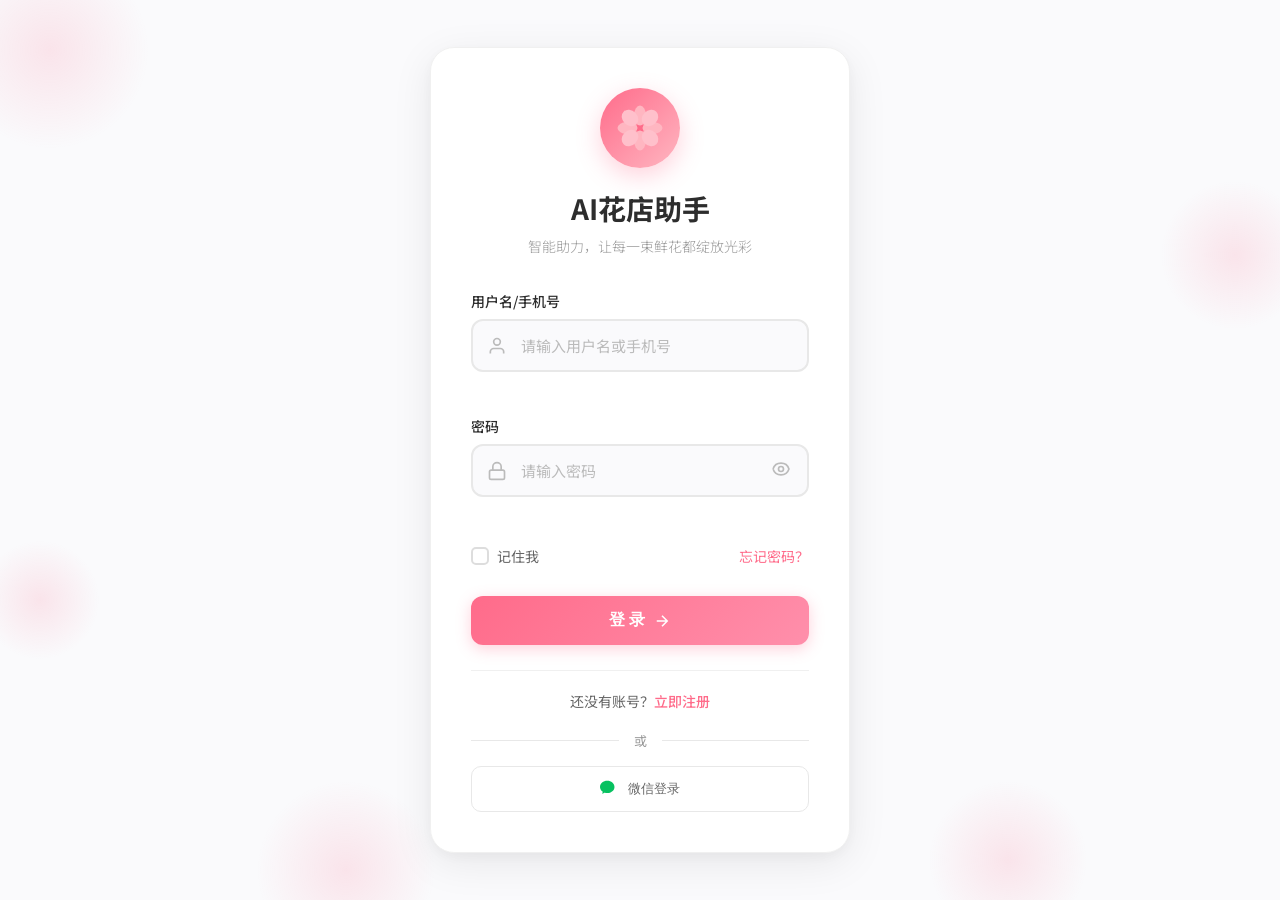
<file: flower/index.html>
<!DOCTYPE html>
<html lang="zh-CN">
<head>
    <meta charset="UTF-8">
    <meta name="viewport" content="width=device-width, initial-scale=1.0">
    <title>AI花店助手 - 登录</title>
    <link rel="stylesheet" href="styles/login.css">
    <link href="https://fonts.googleapis.com/css2?family=Noto+Sans+SC:wght@300;400;500;700&display=swap" rel="stylesheet">
</head>
<body>
    <div class="login-container">
        <div class="login-wrapper">
            <div class="brand-section">
                <div class="brand-icon">
                    <svg viewBox="0 0 100 100" class="flower-icon">
                        <circle cx="50" cy="50" r="8" fill="#FF6B8A"/>
                        <ellipse cx="50" cy="25" rx="12" ry="20" fill="#FFB6C1"/>
                        <ellipse cx="50" cy="75" rx="12" ry="20" fill="#FFB6C1"/>
                        <ellipse cx="25" cy="50" rx="20" ry="12" fill="#FFB6C1"/>
                        <ellipse cx="75" cy="50" rx="20" ry="12" fill="#FFB6C1"/>
                        <ellipse cx="30" cy="30" rx="15" ry="18" fill="#FFC0CB" transform="rotate(-45 30 30)"/>
                        <ellipse cx="70" cy="30" rx="15" ry="18" fill="#FFC0CB" transform="rotate(45 70 30)"/>
                        <ellipse cx="30" cy="70" rx="15" ry="18" fill="#FFC0CB" transform="rotate(45 30 70)"/>
                        <ellipse cx="70" cy="70" rx="15" ry="18" fill="#FFC0CB" transform="rotate(-45 70 70)"/>
                    </svg>
                </div>
                <h1 class="brand-title">AI花店助手</h1>
                <p class="brand-subtitle">智能助力，让每一束鲜花都绽放光彩</p>
            </div>

            <form id="loginForm" class="login-form" novalidate>
                <div class="form-group">
                    <label for="username" class="form-label">用户名/手机号</label>
                    <div class="input-wrapper">
                        <svg class="input-icon" viewBox="0 0 24 24" fill="none" stroke="currentColor" stroke-width="2">
                            <path d="M20 21v-2a4 4 0 0 0-4-4H8a4 4 0 0 0-4 4v2"/>
                            <circle cx="12" cy="7" r="4"/>
                        </svg>
                        <input 
                            type="text" 
                            id="username" 
                            name="username" 
                            class="form-input"
                            placeholder="请输入用户名或手机号"
                            required
                        />
                    </div>
                    <span class="error-message" id="usernameError"></span>
                </div>

                <div class="form-group">
                    <label for="password" class="form-label">密码</label>
                    <div class="input-wrapper">
                        <svg class="input-icon" viewBox="0 0 24 24" fill="none" stroke="currentColor" stroke-width="2">
                            <rect x="3" y="11" width="18" height="11" rx="2" ry="2"/>
                            <path d="M7 11V7a5 5 0 0 1 10 0v4"/>
                        </svg>
                        <input 
                            type="password" 
                            id="password" 
                            name="password" 
                            class="form-input"
                            placeholder="请输入密码"
                            required
                        />
                        <button 
                            type="button" 
                            class="toggle-password" 
                            id="togglePassword"
                            aria-label="切换密码显示"
                        >
                            <svg viewBox="0 0 24 24" fill="none" stroke="currentColor" stroke-width="2">
                                <path d="M15 12a3 3 0 1 1-6 0 3 3 0 0 1 6 0"/>
                                <path d="M2.458 12C3.732 7.943 7.523 5 12 5c4.478 0 8.268 2.943 9.542 7-1.274 4.057-5.064 7-9.542 7-4.477 0-8.268-2.943-9.542-7"/>
                            </svg>
                        </button>
                    </div>
                    <span class="error-message" id="passwordError"></span>
                </div>

                <div class="form-options">
                    <label class="checkbox-label">
                        <input type="checkbox" id="rememberMe" name="rememberMe">
                        <span class="checkbox-custom"></span>
                        <span class="checkbox-text">记住我</span>
                    </label>
                    <a href="#" class="forgot-password" id="forgotPassword">忘记密码？</a>
                </div>

                <button type="submit" class="login-btn" id="loginBtn">
                    <span>登 录</span>
                    <svg class="btn-icon" viewBox="0 0 24 24" fill="none" stroke="currentColor" stroke-width="2">
                        <path d="M5 12h14M12 5l7 7-7 7"/>
                    </svg>
                </button>
            </form>

            <div class="form-footer">
                <p>还没有账号？<a href="#" class="register-link">立即注册</a></p>
            </div>

            <div class="social-login">
                <div class="divider">
                    <span>或</span>
                </div>
                <div class="social-buttons">
                    <button class="social-btn" id="wechatLogin">
                        <svg viewBox="0 0 24 24" fill="#07C160">
                            <path d="M8.691 2.188C3.891 2.188 0 5.476 0 9.53c0 2.212 1.17 4.203 3.002 5.55a.59.59 0 01.213.665l-.39 1.48c-.019.07-.048.141-.048.213 0 .163.13.295.29.295a.326.326 0 00.167-.054l1.903-1.114a.864.864 0 01.717-.098 10.16 10.16 0 002.837.403c4.801 0 8.692-3.287 8.692-7.342 0-4.054-3.891-7.339-8.692-7.339z"/>
                        </svg>
                        <span>微信登录</span>
                    </button>
                </div>
            </div>
        </div>
    </div>

    <div class="bg-decoration">
        <div class="flower-bg flower-1"></div>
        <div class="flower-bg flower-2"></div>
        <div class="flower-bg flower-3"></div>
        <div class="flower-bg flower-4"></div>
        <div class="flower-bg flower-5"></div>
    </div>

    <script src="scripts/login.js"></script>
</body>
</html>
</file>
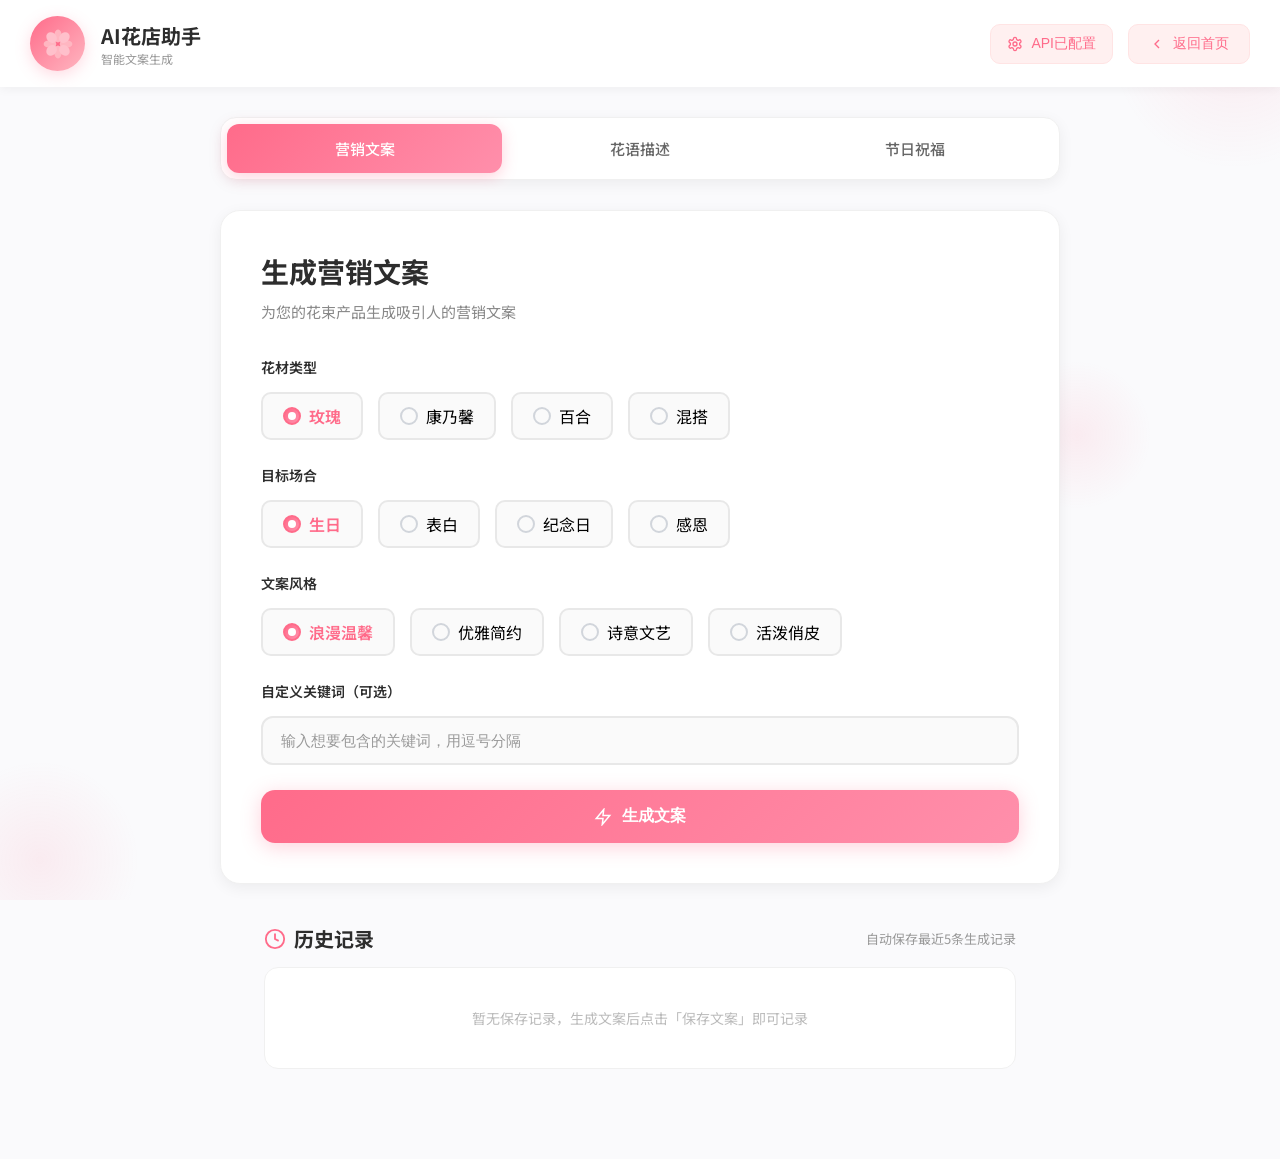
<file: flower/ai-copywriting.html>
<!DOCTYPE html>
<html lang="zh-CN">
<head>
    <meta charset="UTF-8">
    <meta name="viewport" content="width=device-width, initial-scale=1.0">
    <title>AI花店助手 - AI文案生成</title>
    <link rel="stylesheet" href="styles/ai-copywriting.css">
    <link href="https://fonts.googleapis.com/css2?family=Noto+Sans+SC:wght@300;400;500;700&display=swap" rel="stylesheet">
</head>
<body>
    <header class="header">
        <div class="header-left">
            <div class="brand-icon">
                <svg viewBox="0 0 100 100" class="flower-icon">
                    <circle cx="50" cy="50" r="8" fill="#FF6B8A"/>
                    <ellipse cx="50" cy="25" rx="12" ry="20" fill="#FFB6C1"/>
                    <ellipse cx="50" cy="75" rx="12" ry="20" fill="#FFB6C1"/>
                    <ellipse cx="25" cy="50" rx="20" ry="12" fill="#FFB6C1"/>
                    <ellipse cx="75" cy="50" rx="20" ry="12" fill="#FFB6C1"/>
                    <ellipse cx="30" cy="30" rx="15" ry="18" fill="#FFC0CB" transform="rotate(-45 30 30)"/>
                    <ellipse cx="70" cy="30" rx="15" ry="18" fill="#FFC0CB" transform="rotate(45 70 30)"/>
                    <ellipse cx="30" cy="70" rx="15" ry="18" fill="#FFC0CB" transform="rotate(45 30 70)"/>
                    <ellipse cx="70" cy="70" rx="15" ry="18" fill="#FFC0CB" transform="rotate(-45 70 70)"/>
                </svg>
            </div>
            <div class="brand-info">
                <h1 class="brand-title">AI花店助手</h1>
                <p class="brand-subtitle">智能文案生成</p>
            </div>
        </div>
        <div class="header-right">
            <button class="api-settings-btn" id="apiSettingsBtn">
                <svg viewBox="0 0 24 24" fill="none" stroke="currentColor" stroke-width="2">
                    <path d="M12.22 2h-.44a2 2 0 0 0-2 2v.18a2 2 0 0 1-1 1.73l-.43.25a2 2 0 0 1-2 0l-.15-.08a2 2 0 0 0-2.73.73l-.22.38a2 2 0 0 0 .73 2.73l.15.1a2 2 0 0 1 1 1.72v.51a2 2 0 0 1-1 1.74l-.15.09a2 2 0 0 0-.73 2.73l.22.38a2 2 0 0 0 2.73.73l.15-.08a2 2 0 0 1 2 0l.43.25a2 2 0 0 1 1 1.73V20a2 2 0 0 0 2 2h.44a2 2 0 0 0 2-2v-.18a2 2 0 0 1 1-1.73l.43-.25a2 2 0 0 1 2 0l.15.08a2 2 0 0 0 2.73-.73l.22-.39a2 2 0 0 0-.73-2.73l-.15-.08a2 2 0 0 1-1-1.74v-.5a2 2 0 0 1 1-1.74l.15-.09a2 2 0 0 0 .73-2.73l-.22-.38a2 2 0 0 0-2.73-.73l-.15.08a2 2 0 0 1-2 0l-.43-.25a2 2 0 0 1-1-1.73V4a2 2 0 0 0-2-2z"/>
                    <circle cx="12" cy="12" r="3"/>
                </svg>
                <span id="apiStatus">API已配置</span>
            </button>
            <button class="back-btn" id="backBtn">
                <svg viewBox="0 0 24 24" fill="none" stroke="currentColor" stroke-width="2">
                    <path d="M15 18l-6-6 6-6"/>
                </svg>
                <span>返回首页</span>
            </button>
        </div>
    </header>

    <main class="main-content">
        <div class="tabs-container">
            <div class="tab active" id="tabMarketing">营销文案</div>
            <div class="tab" id="tabFlower">花语描述</div>
            <div class="tab" id="tabGreeting">节日祝福</div>
        </div>

        <div class="form-section" id="formMarketing">
            <div class="form-card">
                <h2 class="form-title">生成营销文案</h2>
                <p class="form-desc">为您的花束产品生成吸引人的营销文案</p>
                
                <div class="form-group">
                    <label class="form-label">花材类型</label>
                    <div class="options-row">
                        <label class="radio-label">
                            <input type="radio" name="flowerType" value="rose" checked>
                            <span class="radio-icon"></span>
                            <span>玫瑰</span>
                        </label>
                        <label class="radio-label">
                            <input type="radio" name="flowerType" value="carnation">
                            <span class="radio-icon"></span>
                            <span>康乃馨</span>
                        </label>
                        <label class="radio-label">
                            <input type="radio" name="flowerType" value="lily">
                            <span class="radio-icon"></span>
                            <span>百合</span>
                        </label>
                        <label class="radio-label">
                            <input type="radio" name="flowerType" value="mixed">
                            <span class="radio-icon"></span>
                            <span>混搭</span>
                        </label>
                    </div>
                </div>

                <div class="form-group">
                    <label class="form-label">目标场合</label>
                    <div class="options-row">
                        <label class="radio-label">
                            <input type="radio" name="occasion" value="birthday" checked>
                            <span class="radio-icon"></span>
                            <span>生日</span>
                        </label>
                        <label class="radio-label">
                            <input type="radio" name="occasion" value="confession">
                            <span class="radio-icon"></span>
                            <span>表白</span>
                        </label>
                        <label class="radio-label">
                            <input type="radio" name="occasion" value="anniversary">
                            <span class="radio-icon"></span>
                            <span>纪念日</span>
                        </label>
                        <label class="radio-label">
                            <input type="radio" name="occasion" value="thanksgiving">
                            <span class="radio-icon"></span>
                            <span>感恩</span>
                        </label>
                    </div>
                </div>

                <div class="form-group">
                    <label class="form-label">文案风格</label>
                    <div class="options-row">
                        <label class="radio-label">
                            <input type="radio" name="style" value="romantic" checked>
                            <span class="radio-icon"></span>
                            <span>浪漫温馨</span>
                        </label>
                        <label class="radio-label">
                            <input type="radio" name="style" value="elegant">
                            <span class="radio-icon"></span>
                            <span>优雅简约</span>
                        </label>
                        <label class="radio-label">
                            <input type="radio" name="style" value="poetic">
                            <span class="radio-icon"></span>
                            <span>诗意文艺</span>
                        </label>
                        <label class="radio-label">
                            <input type="radio" name="style" value="humorous">
                            <span class="radio-icon"></span>
                            <span>活泼俏皮</span>
                        </label>
                    </div>
                </div>

                <div class="form-group">
                    <label class="form-label">自定义关键词（可选）</label>
                    <input type="text" class="form-input" id="keywords" placeholder="输入想要包含的关键词，用逗号分隔">
                </div>

                <button class="generate-btn" id="generateMarketing">
                    <svg viewBox="0 0 24 24" fill="none" stroke="currentColor" stroke-width="2">
                        <path d="M13 2L3 14h9l-1 8 10-12h-9l1-8z"/>
                    </svg>
                    <span>生成文案</span>
                </button>
            </div>
        </div>

        <div class="form-section" id="formFlower" style="display: none;">
            <div class="form-card">
                <h2 class="form-title">生成花语描述</h2>
                <p class="form-desc">为您的花束生成富有诗意的花语描述</p>
                
                <div class="form-group">
                    <label class="form-label">花材类型</label>
                    <div class="options-row">
                        <label class="radio-label">
                            <input type="radio" name="flowerType2" value="rose" checked>
                            <span class="radio-icon"></span>
                            <span>玫瑰</span>
                        </label>
                        <label class="radio-label">
                            <input type="radio" name="flowerType2" value="carnation">
                            <span class="radio-icon"></span>
                            <span>康乃馨</span>
                        </label>
                        <label class="radio-label">
                            <input type="radio" name="flowerType2" value="lily">
                            <span class="radio-icon"></span>
                            <span>百合</span>
                        </label>
                        <label class="radio-label">
                            <input type="radio" name="flowerType2" value="sunflower">
                            <span class="radio-icon"></span>
                            <span>向日葵</span>
                        </label>
                    </div>
                </div>

                <div class="form-group">
                    <label class="form-label">颜色偏好</label>
                    <div class="options-row">
                        <label class="radio-label">
                            <input type="radio" name="color" value="red" checked>
                            <span class="radio-icon"></span>
                            <span>红色</span>
                        </label>
                        <label class="radio-label">
                            <input type="radio" name="color" value="pink">
                            <span class="radio-icon"></span>
                            <span>粉色</span>
                        </label>
                        <label class="radio-label">
                            <input type="radio" name="color" value="white">
                            <span class="radio-icon"></span>
                            <span>白色</span>
                        </label>
                        <label class="radio-label">
                            <input type="radio" name="color" value="mixed">
                            <span class="radio-icon"></span>
                            <span>多彩</span>
                        </label>
                    </div>
                </div>

                <button class="generate-btn" id="generateFlower">
                    <svg viewBox="0 0 24 24" fill="none" stroke="currentColor" stroke-width="2">
                        <path d="M13 2L3 14h9l-1 8 10-12h-9l1-8z"/>
                    </svg>
                    <span>生成花语</span>
                </button>
            </div>
        </div>

        <div class="form-section" id="formGreeting" style="display: none;">
            <div class="form-card">
                <h2 class="form-title">生成节日祝福</h2>
                <p class="form-desc">为特殊节日生成温馨的祝福文案</p>
                
                <div class="form-group">
                    <label class="form-label">节日类型</label>
                    <div class="options-row">
                        <label class="radio-label">
                            <input type="radio" name="holiday" value="valentines" checked>
                            <span class="radio-icon"></span>
                            <span>情人节</span>
                        </label>
                        <label class="radio-label">
                            <input type="radio" name="holiday" value="mothers">
                            <span class="radio-icon"></span>
                            <span>母亲节</span>
                        </label>
                        <label class="radio-label">
                            <input type="radio" name="holiday" value="teachers">
                            <span class="radio-icon"></span>
                            <span>教师节</span>
                        </label>
                        <label class="radio-label">
                            <input type="radio" name="holiday" value="christmas">
                            <span class="radio-icon"></span>
                            <span>圣诞节</span>
                        </label>
                    </div>
                </div>

                <div class="form-group">
                    <label class="form-label">祝福对象</label>
                    <div class="options-row">
                        <label class="radio-label">
                            <input type="radio" name="recipient" value="lover" checked>
                            <span class="radio-icon"></span>
                            <span>爱人</span>
                        </label>
                        <label class="radio-label">
                            <input type="radio" name="recipient" value="mother">
                            <span class="radio-icon"></span>
                            <span>母亲</span>
                        </label>
                        <label class="radio-label">
                            <input type="radio" name="recipient" value="teacher">
                            <span class="radio-icon"></span>
                            <span>老师</span>
                        </label>
                        <label class="radio-label">
                            <input type="radio" name="recipient" value="friend">
                            <span class="radio-icon"></span>
                            <span>朋友</span>
                        </label>
                    </div>
                </div>

                <button class="generate-btn" id="generateGreeting">
                    <svg viewBox="0 0 24 24" fill="none" stroke="currentColor" stroke-width="2">
                        <path d="M13 2L3 14h9l-1 8 10-12h-9l1-8z"/>
                    </svg>
                    <span>生成祝福</span>
                </button>
            </div>
        </div>

        <div class="result-section" id="resultSection" style="display: none;">
            <div class="result-header">
                <h2 class="result-title">生成结果</h2>
                <p class="result-desc">AI为您生成的专属文案</p>
            </div>
            
            <div class="result-cards" id="resultCards">
            </div>

            <div class="result-actions">
                <button class="action-btn secondary" id="regenerateBtn">
                    <svg viewBox="0 0 24 24" fill="none" stroke="currentColor" stroke-width="2">
                        <path d="M21 12a9 9 0 0 0-9-9 9.75 9.75 0 0 0-6.74 2.74L3 8"/>
                        <path d="M3 3v5h5"/>
                        <path d="M3 12a9 9 0 0 0 9 9 9.75 9.75 0 0 0 6.74-2.74L21 16"/>
                        <path d="M16 21h5v-5"/>
                    </svg>
                    <span>重新生成</span>
                </button>
                <button class="action-btn primary" id="saveBtn">
                    <svg viewBox="0 0 24 24" fill="none" stroke="currentColor" stroke-width="2">
                        <path d="M19 12V7a2 2 0 0 0-2-2H5a2 2 0 0 0-2 2v6a2 2 0 0 0 2 2h2"/>
                        <polyline points="12 15 17 20 7 20 12 15"/>
                        <line x1="12" y1="10" x2="12" y2="20"/>
                    </svg>
                    <span>保存文案</span>
                </button>
            </div>
        </div>

        <div class="history-section">
            <div class="history-header">
                <h2 class="history-title">
                    <svg viewBox="0 0 24 24" fill="none" stroke="currentColor" stroke-width="2">
                        <circle cx="12" cy="12" r="10"/>
                        <polyline points="12 6 12 12 16 14"/>
                    </svg>
                    历史记录
                </h2>
                <span class="history-hint">自动保存最近5条生成记录</span>
            </div>
            <div class="history-list" id="historyList"></div>
        </div>
    </main>

    <div class="bg-decoration">
        <div class="flower-bg flower-1"></div>
        <div class="flower-bg flower-2"></div>
        <div class="flower-bg flower-3"></div>
    </div>

    <div class="modal-overlay" id="apiModal" style="display: none;">
        <div class="modal-content">
            <div class="modal-header">
                <h3 class="modal-title">API设置</h3>
                <button class="modal-close" id="modalClose">
                    <svg viewBox="0 0 24 24" fill="none" stroke="currentColor" stroke-width="2">
                        <path d="M18 6L6 18M6 6l12 12"/>
                    </svg>
                </button>
            </div>
            <div class="modal-body">
                <div class="form-group">
                    <label class="form-label">DeepSeek API Key</label>
                    <div class="input-group">
                        <input type="password" class="form-input api-input" id="apiKeyInput" placeholder="请输入您的API Key">
                        <button class="toggle-visibility" id="toggleVisibility">
                            <svg viewBox="0 0 24 24" fill="none" stroke="currentColor" stroke-width="2">
                                <path d="M15 12a3 3 0 1 1-6 0 3 3 0 0 1 6 0z"/>
                                <path d="M2.458 12C3.732 7.943 7.523 5 12 5c4.478 0 8.268 2.943 9.542 7-1.274 4.057-5.064 7-9.542 7-4.477 0-8.268-2.943-9.542-7z"/>
                            </svg>
                        </button>
                    </div>
                    <p class="form-hint">API Key将安全保存在本地浏览器中，不会上传到服务器</p>
                </div>
                <div class="api-status" id="apiStatusDisplay">
                    <div class="status-icon pending"></div>
                    <span class="status-text">未配置API Key</span>
                </div>
            </div>
            <div class="modal-footer">
                <button class="modal-btn secondary" id="clearApiKey">清除API Key</button>
                <button class="modal-btn primary" id="saveApiKey">保存设置</button>
            </div>
        </div>
    </div>

    <script src="scripts/ai-copywriting.js"></script>
</body>
</html>
</file>
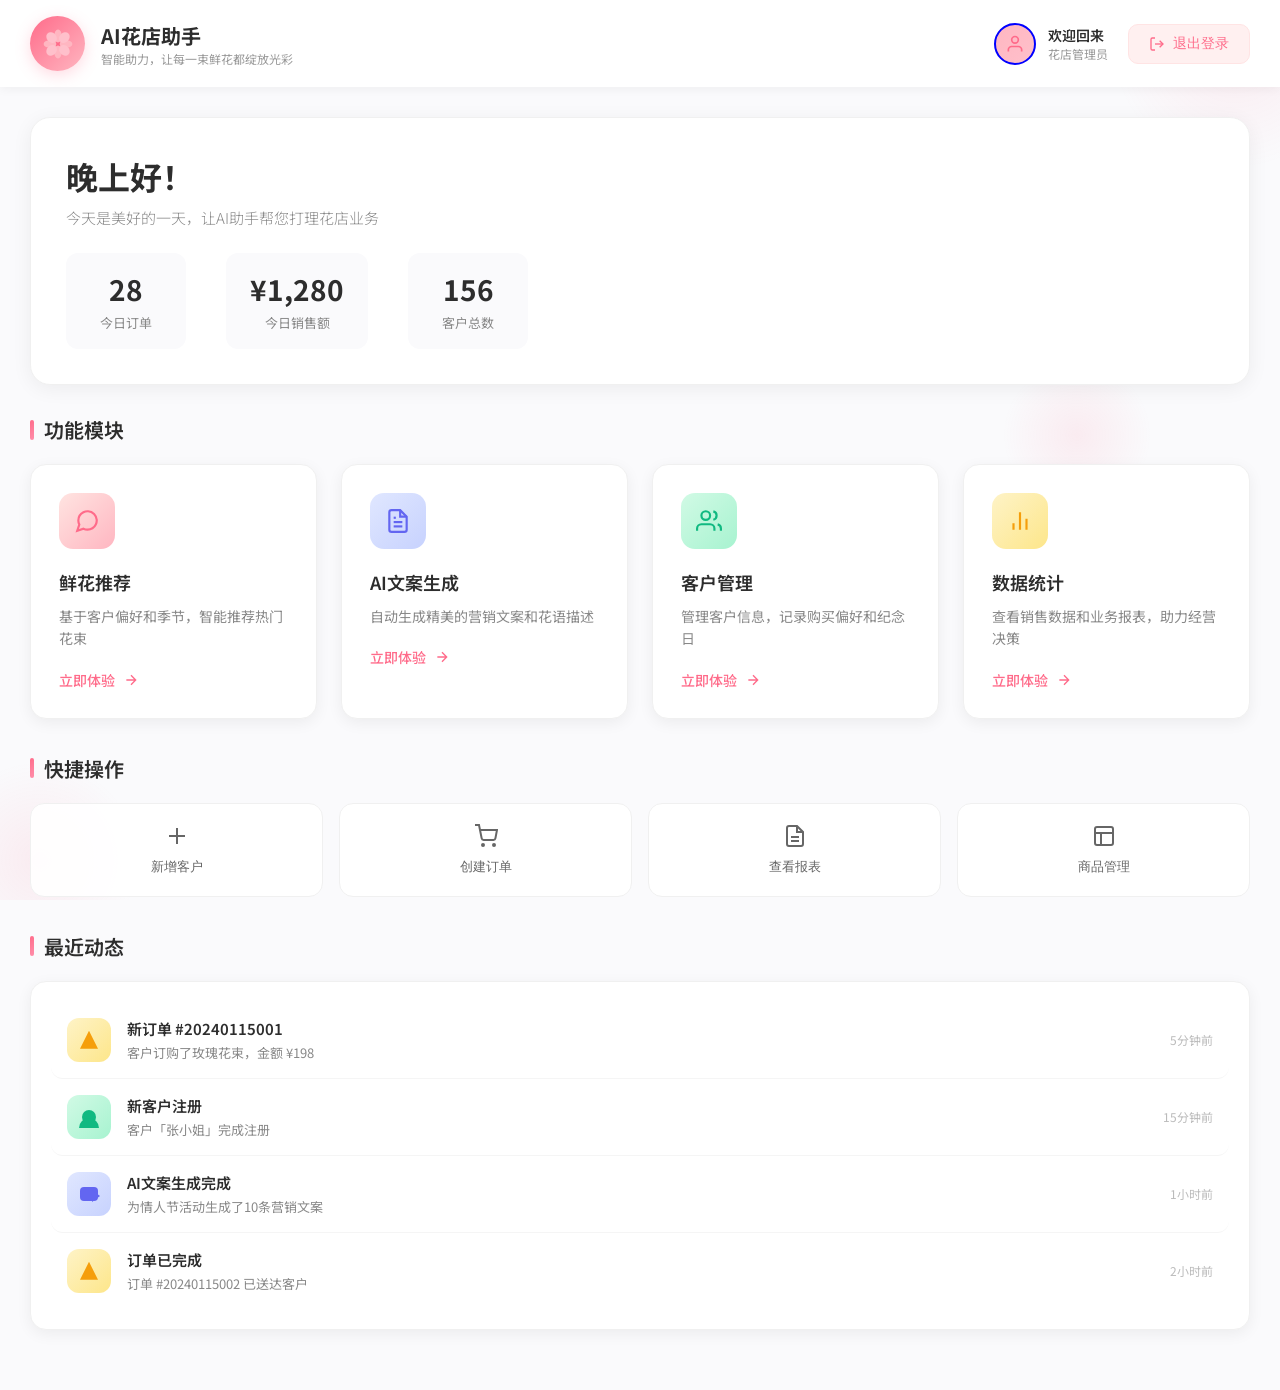
<file: flower/dashboard.html>
<!DOCTYPE html>
<html lang="zh-CN">
<head>
    <meta charset="UTF-8">
    <meta name="viewport" content="width=device-width, initial-scale=1.0">
    <title>AI花店助手 - 控制台</title>
    <link rel="stylesheet" href="styles/dashboard.css">
    <link href="https://fonts.googleapis.com/css2?family=Noto+Sans+SC:wght@300;400;500;700&display=swap" rel="stylesheet">
</head>
<body>
    <header class="header">
        <div class="header-left">
            <div class="brand-icon">
                <svg viewBox="0 0 100 100" class="flower-icon">
                    <circle cx="50" cy="50" r="8" fill="#FF6B8A"/>
                    <ellipse cx="50" cy="25" rx="12" ry="20" fill="#FFB6C1"/>
                    <ellipse cx="50" cy="75" rx="12" ry="20" fill="#FFB6C1"/>
                    <ellipse cx="25" cy="50" rx="20" ry="12" fill="#FFB6C1"/>
                    <ellipse cx="75" cy="50" rx="20" ry="12" fill="#FFB6C1"/>
                    <ellipse cx="30" cy="30" rx="15" ry="18" fill="#FFC0CB" transform="rotate(-45 30 30)"/>
                    <ellipse cx="70" cy="30" rx="15" ry="18" fill="#FFC0CB" transform="rotate(45 70 30)"/>
                    <ellipse cx="30" cy="70" rx="15" ry="18" fill="#FFC0CB" transform="rotate(45 30 70)"/>
                    <ellipse cx="70" cy="70" rx="15" ry="18" fill="#FFC0CB" transform="rotate(-45 70 70)"/>
                </svg>
            </div>
            <div class="brand-info">
                <h1 class="brand-title">AI花店助手</h1>
                <p class="brand-subtitle">智能助力，让每一束鲜花都绽放光彩</p>
            </div>
        </div>
        <div class="header-right">
            <div class="user-info">
                <div class="user-avatar">
                    <svg viewBox="0 0 24 24" fill="none" stroke="currentColor" stroke-width="2">
                        <path d="M20 21v-2a4 4 0 0 0-4-4H8a4 4 0 0 0-4 4v2"/>
                        <circle cx="12" cy="7" r="4"/>
                    </svg>
                </div>
                <div class="user-details">
                    <span class="user-name" id="userName">欢迎回来</span>
                    <span class="user-role">花店管理员</span>
                </div>
            </div>
            <button class="logout-btn" id="logoutBtn">
                <svg viewBox="0 0 24 24" fill="none" stroke="currentColor" stroke-width="2">
                    <path d="M9 21H5a2 2 0 0 1-2-2V5a2 2 0 0 1 2-2h4"/>
                    <polyline points="16 17 21 12 16 7"/>
                    <line x1="21" y1="12" x2="9" y2="12"/>
                </svg>
                <span>退出登录</span>
            </button>
        </div>
    </header>

    <main class="main-content">
        <section class="welcome-section">
            <div class="welcome-card">
                <div class="welcome-content">
                    <div class="welcome-text">
                        <h2 class="welcome-title" id="welcomeTitle">早上好！</h2>
                        <p class="welcome-desc">今天是美好的一天，让AI助手帮您打理花店业务</p>
                    </div>
                    <div class="welcome-stats">
                        <div class="stat-item">
                            <span class="stat-value">28</span>
                            <span class="stat-label">今日订单</span>
                        </div>
                        <div class="stat-item">
                            <span class="stat-value">¥1,280</span>
                            <span class="stat-label">今日销售额</span>
                        </div>
                        <div class="stat-item">
                            <span class="stat-value">156</span>
                            <span class="stat-label">客户总数</span>
                        </div>
                    </div>
                </div>
                <div class="welcome-decoration">
                    <div class="deco-flower deco-1"></div>
                    <div class="deco-flower deco-2"></div>
                </div>
            </div>
        </section>

        <section class="features-section">
            <h3 class="section-title">功能模块</h3>
            <div class="features-grid">
                <div class="feature-card" id="flowerRecommend">
                    <div class="card-icon flower-icon-bg">
                        <svg viewBox="0 0 24 24" fill="none" stroke="currentColor" stroke-width="2">
                            <path d="M21 11.5a8.38 8.38 0 0 1-.9 3.8 8.5 8.5 0 0 1-7.6 4.7 8.38 8.38 0 0 1-3.8-.9L3 21l1.9-5.7a8.38 8.38 0 0 1-.9-3.8 8.5 8.5 0 0 1 4.7-7.6 8.38 8.38 0 0 1 3.8-.9h.5a8.48 8.48 0 0 1 8 8v.5z"/>
                        </svg>
                    </div>
                    <h4 class="card-title">鲜花推荐</h4>
                    <p class="card-desc">基于客户偏好和季节，智能推荐热门花束</p>
                    <div class="card-action">
                        <span>立即体验</span>
                        <svg viewBox="0 0 24 24" fill="none" stroke="currentColor" stroke-width="2">
                            <path d="M5 12h14M12 5l7 7-7 7"/>
                        </svg>
                    </div>
                </div>

                <div class="feature-card" id="aiCopywriting">
                    <div class="card-icon copy-icon-bg">
                        <svg viewBox="0 0 24 24" fill="none" stroke="currentColor" stroke-width="2">
                            <path d="M14 2H6a2 2 0 0 0-2 2v16a2 2 0 0 0 2 2h12a2 2 0 0 0 2-2V8z"/>
                            <polyline points="14 2 14 8 20 8"/>
                            <line x1="16" y1="13" x2="8" y2="13"/>
                            <line x1="16" y1="17" x2="8" y2="17"/>
                            <polyline points="10 9 9 9 8 9"/>
                        </svg>
                    </div>
                    <h4 class="card-title">AI文案生成</h4>
                    <p class="card-desc">自动生成精美的营销文案和花语描述</p>
                    <div class="card-action">
                        <span>立即体验</span>
                        <svg viewBox="0 0 24 24" fill="none" stroke="currentColor" stroke-width="2">
                            <path d="M5 12h14M12 5l7 7-7 7"/>
                        </svg>
                    </div>
                </div>

                <div class="feature-card" id="customerManagement">
                    <div class="card-icon customer-icon-bg">
                        <svg viewBox="0 0 24 24" fill="none" stroke="currentColor" stroke-width="2">
                            <path d="M17 21v-2a4 4 0 0 0-4-4H5a4 4 0 0 0-4 4v2"/>
                            <circle cx="9" cy="7" r="4"/>
                            <path d="M23 21v-2a4 4 0 0 0-3-3.87"/>
                            <path d="M16 3.13a4 4 0 0 1 0 7.75"/>
                        </svg>
                    </div>
                    <h4 class="card-title">客户管理</h4>
                    <p class="card-desc">管理客户信息，记录购买偏好和纪念日</p>
                    <div class="card-action">
                        <span>立即体验</span>
                        <svg viewBox="0 0 24 24" fill="none" stroke="currentColor" stroke-width="2">
                            <path d="M5 12h14M12 5l7 7-7 7"/>
                        </svg>
                    </div>
                </div>

                <div class="feature-card" id="dataStatistics">
                    <div class="card-icon stats-icon-bg">
                        <svg viewBox="0 0 24 24" fill="none" stroke="currentColor" stroke-width="2">
                            <path d="M18 20V10M12 20V4M6 20v-6"/>
                        </svg>
                    </div>
                    <h4 class="card-title">数据统计</h4>
                    <p class="card-desc">查看销售数据和业务报表，助力经营决策</p>
                    <div class="card-action">
                        <span>立即体验</span>
                        <svg viewBox="0 0 24 24" fill="none" stroke="currentColor" stroke-width="2">
                            <path d="M5 12h14M12 5l7 7-7 7"/>
                        </svg>
                    </div>
                </div>
            </div>
        </section>

        <section class="quick-actions">
            <h3 class="section-title">快捷操作</h3>
            <div class="quick-grid">
                <button class="quick-btn" id="addCustomer">
                    <svg viewBox="0 0 24 24" fill="none" stroke="currentColor" stroke-width="2">
                        <path d="M12 4v16m8-8H4"/>
                    </svg>
                    <span>新增客户</span>
                </button>
                <button class="quick-btn" id="createOrder">
                    <svg viewBox="0 0 24 24" fill="none" stroke="currentColor" stroke-width="2">
                        <circle cx="9" cy="21" r="1"/>
                        <circle cx="20" cy="21" r="1"/>
                        <path d="M1 1h4l2.68 13.39a2 2 0 0 0 2 1.61h9.72a2 2 0 0 0 2-1.61L23 6H6"/>
                    </svg>
                    <span>创建订单</span>
                </button>
                <button class="quick-btn" id="viewReports">
                    <svg viewBox="0 0 24 24" fill="none" stroke="currentColor" stroke-width="2">
                        <path d="M14 2H6a2 2 0 0 0-2 2v16a2 2 0 0 0 2 2h12a2 2 0 0 0 2-2V8z"/>
                        <polyline points="14 2 14 8 20 8"/>
                        <line x1="16" y1="13" x2="8" y2="13"/>
                        <line x1="16" y1="17" x2="8" y2="17"/>
                    </svg>
                    <span>查看报表</span>
                </button>
                <button class="quick-btn" id="manageProducts">
                    <svg viewBox="0 0 24 24" fill="none" stroke="currentColor" stroke-width="2">
                        <rect x="3" y="3" width="18" height="18" rx="2" ry="2"/>
                        <line x1="3" y1="9" x2="21" y2="9"/>
                        <line x1="9" y1="21" x2="9" y2="9"/>
                    </svg>
                    <span>商品管理</span>
                </button>
            </div>
        </section>

        <section class="recent-section">
            <h3 class="section-title">最近动态</h3>
            <div class="recent-list">
                <div class="recent-item">
                    <div class="recent-icon order-icon"></div>
                    <div class="recent-content">
                        <p class="recent-title">新订单 #20240115001</p>
                        <p class="recent-desc">客户订购了玫瑰花束，金额 ¥198</p>
                    </div>
                    <span class="recent-time">5分钟前</span>
                </div>
                <div class="recent-item">
                    <div class="recent-icon customer-icon"></div>
                    <div class="recent-content">
                        <p class="recent-title">新客户注册</p>
                        <p class="recent-desc">客户「张小姐」完成注册</p>
                    </div>
                    <span class="recent-time">15分钟前</span>
                </div>
                <div class="recent-item">
                    <div class="recent-icon message-icon"></div>
                    <div class="recent-content">
                        <p class="recent-title">AI文案生成完成</p>
                        <p class="recent-desc">为情人节活动生成了10条营销文案</p>
                    </div>
                    <span class="recent-time">1小时前</span>
                </div>
                <div class="recent-item">
                    <div class="recent-icon order-icon"></div>
                    <div class="recent-content">
                        <p class="recent-title">订单已完成</p>
                        <p class="recent-desc">订单 #20240115002 已送达客户</p>
                    </div>
                    <span class="recent-time">2小时前</span>
                </div>
            </div>
        </section>
    </main>

    <div class="bg-decoration">
        <div class="flower-bg flower-1"></div>
        <div class="flower-bg flower-2"></div>
        <div class="flower-bg flower-3"></div>
    </div>

    <script src="scripts/dashboard.js"></script>
</body>
</html>
</file>
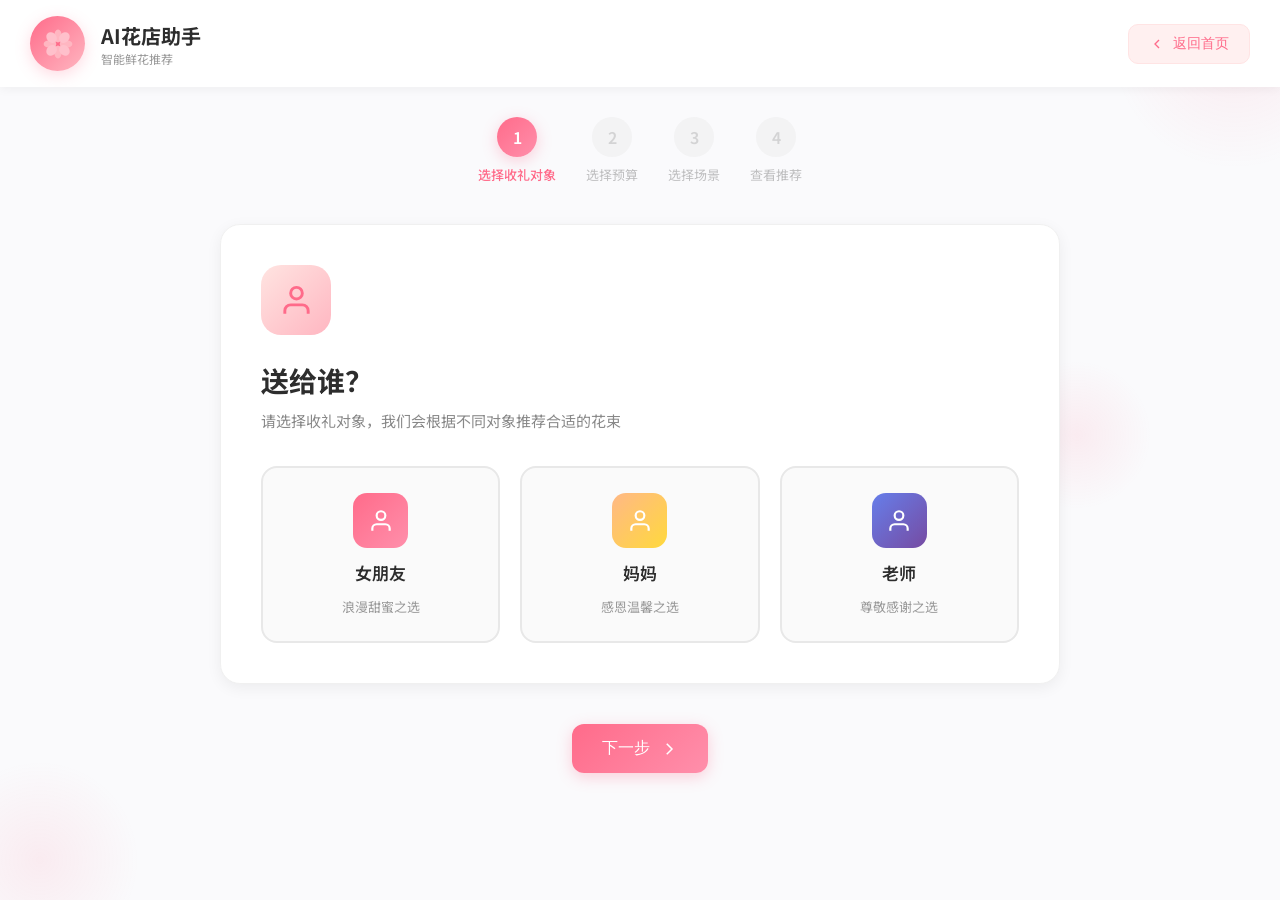
<file: flower/flower-recommend.html>
<!DOCTYPE html>
<html lang="zh-CN">
<head>
    <meta charset="UTF-8">
    <meta name="viewport" content="width=device-width, initial-scale=1.0">
    <title>AI花店助手 - 鲜花推荐</title>
    <link rel="stylesheet" href="styles/flower-recommend.css">
    <link href="https://fonts.googleapis.com/css2?family=Noto+Sans+SC:wght@300;400;500;700&display=swap" rel="stylesheet">
</head>
<body>
    <header class="header">
        <div class="header-left">
            <div class="brand-icon">
                <svg viewBox="0 0 100 100" class="flower-icon">
                    <circle cx="50" cy="50" r="8" fill="#FF6B8A"/>
                    <ellipse cx="50" cy="25" rx="12" ry="20" fill="#FFB6C1"/>
                    <ellipse cx="50" cy="75" rx="12" ry="20" fill="#FFB6C1"/>
                    <ellipse cx="25" cy="50" rx="20" ry="12" fill="#FFB6C1"/>
                    <ellipse cx="75" cy="50" rx="20" ry="12" fill="#FFB6C1"/>
                    <ellipse cx="30" cy="30" rx="15" ry="18" fill="#FFC0CB" transform="rotate(-45 30 30)"/>
                    <ellipse cx="70" cy="30" rx="15" ry="18" fill="#FFC0CB" transform="rotate(45 70 30)"/>
                    <ellipse cx="30" cy="70" rx="15" ry="18" fill="#FFC0CB" transform="rotate(45 30 70)"/>
                    <ellipse cx="70" cy="70" rx="15" ry="18" fill="#FFC0CB" transform="rotate(-45 70 70)"/>
                </svg>
            </div>
            <div class="brand-info">
                <h1 class="brand-title">AI花店助手</h1>
                <p class="brand-subtitle">智能鲜花推荐</p>
            </div>
        </div>
        <button class="back-btn" id="backBtn">
            <svg viewBox="0 0 24 24" fill="none" stroke="currentColor" stroke-width="2">
                <path d="M15 18l-6-6 6-6"/>
            </svg>
            <span>返回首页</span>
        </button>
    </header>

    <main class="main-content">
        <div class="step-indicator">
            <div class="step active" id="step1">
                <span class="step-number">1</span>
                <span class="step-text">选择收礼对象</span>
            </div>
            <div class="step" id="step2">
                <span class="step-number">2</span>
                <span class="step-text">选择预算</span>
            </div>
            <div class="step" id="step3">
                <span class="step-number">3</span>
                <span class="step-text">选择场景</span>
            </div>
            <div class="step" id="step4">
                <span class="step-number">4</span>
                <span class="step-text">查看推荐</span>
            </div>
        </div>

        <div class="question-section" id="section1">
            <div class="question-card">
                <div class="question-icon">
                    <svg viewBox="0 0 24 24" fill="none" stroke="currentColor" stroke-width="2">
                        <path d="M20 21v-2a4 4 0 0 0-4-4H8a4 4 0 0 0-4 4v2"/>
                        <circle cx="12" cy="7" r="4"/>
                    </svg>
                </div>
                <h2 class="question-title">送给谁？</h2>
                <p class="question-desc">请选择收礼对象，我们会根据不同对象推荐合适的花束</p>
                <div class="options-grid">
                    <div class="option-card" data-value="girlfriend" id="option_girlfriend">
                        <div class="option-icon girlfriend-icon">
                            <svg viewBox="0 0 24 24" fill="none" stroke="currentColor" stroke-width="2">
                                <path d="M20 21v-2a4 4 0 0 0-4-4H8a4 4 0 0 0-4 4v2"/>
                                <circle cx="12" cy="7" r="4"/>
                            </svg>
                        </div>
                        <span class="option-label">女朋友</span>
                        <span class="option-desc">浪漫甜蜜之选</span>
                    </div>
                    <div class="option-card" data-value="mom" id="option_mom">
                        <div class="option-icon mom-icon">
                            <svg viewBox="0 0 24 24" fill="none" stroke="currentColor" stroke-width="2">
                                <path d="M20 21v-2a4 4 0 0 0-4-4H8a4 4 0 0 0-4 4v2"/>
                                <circle cx="12" cy="7" r="4"/>
                            </svg>
                        </div>
                        <span class="option-label">妈妈</span>
                        <span class="option-desc">感恩温馨之选</span>
                    </div>
                    <div class="option-card" data-value="teacher" id="option_teacher">
                        <div class="option-icon teacher-icon">
                            <svg viewBox="0 0 24 24" fill="none" stroke="currentColor" stroke-width="2">
                                <path d="M20 21v-2a4 4 0 0 0-4-4H8a4 4 0 0 0-4 4v2"/>
                                <circle cx="12" cy="7" r="4"/>
                            </svg>
                        </div>
                        <span class="option-label">老师</span>
                        <span class="option-desc">尊敬感谢之选</span>
                    </div>
                </div>
            </div>
        </div>

        <div class="question-section" id="section2" style="display: none;">
            <div class="question-card">
                <div class="question-icon">
                    <svg viewBox="0 0 24 24" fill="none" stroke="currentColor" stroke-width="2">
                        <rect x="1" y="4" width="22" height="16" rx="2" ry="2"/>
                        <line x1="16" y1="8" x2="16" y2="16"/>
                        <line x1="8" y1="8" x2="8" y2="16"/>
                    </svg>
                </div>
                <h2 class="question-title">预算范围？</h2>
                <p class="question-desc">请选择您的预算，我们会推荐合适价位的花束</p>
                <div class="options-grid">
                    <div class="option-card" data-value="100" id="option_100">
                        <div class="option-icon budget-icon budget-100">
                            <svg viewBox="0 0 24 24" fill="none" stroke="currentColor" stroke-width="2">
                                <line x1="12" y1="1" x2="12" y2="23"/>
                                <path d="M17 5H9.5a3.5 3.5 0 0 0 0 7h5a3.5 3.5 0 0 1 0 7H6"/>
                            </svg>
                        </div>
                        <span class="option-label">100元</span>
                        <span class="option-desc">经济实惠</span>
                    </div>
                    <div class="option-card" data-value="300" id="option_300">
                        <div class="option-icon budget-icon budget-300">
                            <svg viewBox="0 0 24 24" fill="none" stroke="currentColor" stroke-width="2">
                                <line x1="12" y1="1" x2="12" y2="23"/>
                                <path d="M17 5H9.5a3.5 3.5 0 0 0 0 7h5a3.5 3.5 0 0 1 0 7H6"/>
                            </svg>
                        </div>
                        <span class="option-label">300元</span>
                        <span class="option-desc">精美雅致</span>
                    </div>
                    <div class="option-card" data-value="500" id="option_500">
                        <div class="option-icon budget-icon budget-500">
                            <svg viewBox="0 0 24 24" fill="none" stroke="currentColor" stroke-width="2">
                                <line x1="12" y1="1" x2="12" y2="23"/>
                                <path d="M17 5H9.5a3.5 3.5 0 0 0 0 7h5a3.5 3.5 0 0 1 0 7H6"/>
                            </svg>
                        </div>
                        <span class="option-label">500元</span>
                        <span class="option-desc">高端豪华</span>
                    </div>
                </div>
            </div>
        </div>

        <div class="question-section" id="section3" style="display: none;">
            <div class="question-card">
                <div class="question-icon">
                    <svg viewBox="0 0 24 24" fill="none" stroke="currentColor" stroke-width="2">
                        <circle cx="12" cy="12" r="10"/>
                        <polyline points="12 6 12 12 16 14"/>
                    </svg>
                </div>
                <h2 class="question-title">什么场合？</h2>
                <p class="question-desc">请选择使用场景，我们会推荐应景的花束</p>
                <div class="options-grid">
                    <div class="option-card" data-value="birthday" id="option_birthday">
                        <div class="option-icon occasion-icon occasion-birthday">
                            <svg viewBox="0 0 24 24" fill="none" stroke="currentColor" stroke-width="2">
                                <path d="M21 11.5a8.38 8.38 0 0 1-.9 3.8 8.5 8.5 0 0 1-7.6 4.7 8.38 8.38 0 0 1-3.8-.9L3 21l1.9-5.7a8.38 8.38 0 0 1-.9-3.8 8.5 8.5 0 0 1 4.7-7.6 8.38 8.38 0 0 1 3.8-.9h.5a8.48 8.48 0 0 1 8 8v.5z"/>
                            </svg>
                        </div>
                        <span class="option-label">生日</span>
                        <span class="option-desc">庆祝生辰</span>
                    </div>
                    <div class="option-card" data-value="confession" id="option_confession">
                        <div class="option-icon occasion-icon occasion-confession">
                            <svg viewBox="0 0 24 24" fill="none" stroke="currentColor" stroke-width="2">
                                <path d="M20.84 4.61a5.5 5.5 0 0 0-7.78 0L12 5.67l-1.06-1.06a5.5 5.5 0 0 0-7.78 7.78l1.06 1.06L12 21.23l7.78-7.78 1.06-1.06a5.5 5.5 0 0 0 0-7.78z"/>
                            </svg>
                        </div>
                        <span class="option-label">表白</span>
                        <span class="option-desc">爱意表达</span>
                    </div>
                    <div class="option-card" data-value="anniversary" id="option_anniversary">
                        <div class="option-icon occasion-icon occasion-anniversary">
                            <svg viewBox="0 0 24 24" fill="none" stroke="currentColor" stroke-width="2">
                                <rect x="3" y="4" width="18" height="18" rx="2" ry="2"/>
                                <line x1="16" y1="2" x2="16" y2="6"/>
                                <line x1="8" y1="2" x2="8" y2="6"/>
                                <line x1="3" y1="10" x2="21" y2="10"/>
                            </svg>
                        </div>
                        <span class="option-label">纪念日</span>
                        <span class="option-desc">铭记美好</span>
                    </div>
                </div>
            </div>
        </div>

        <div class="action-section">
            <button class="nav-btn prev-btn" id="prevBtn" style="display: none;">
                <svg viewBox="0 0 24 24" fill="none" stroke="currentColor" stroke-width="2">
                    <path d="M15 19l-7-7 7-7"/>
                </svg>
                <span>上一步</span>
            </button>
            <button class="nav-btn next-btn" id="nextBtn">
                <span>下一步</span>
                <svg viewBox="0 0 24 24" fill="none" stroke="currentColor" stroke-width="2">
                    <path d="M9 5l7 7-7 7"/>
                </svg>
            </button>
            <button class="nav-btn recommend-btn" id="recommendBtn" style="display: none;">
                <span>生成推荐</span>
                <svg viewBox="0 0 24 24" fill="none" stroke="currentColor" stroke-width="2">
                    <path d="M13 2L3 14h9l-1 8 10-12h-9l1-8z"/>
                </svg>
            </button>
        </div>

        <div class="result-section" id="resultSection" style="display: none;">
            <div class="result-header">
                <div class="result-icon">
                    <svg viewBox="0 0 24 24" fill="none" stroke="currentColor" stroke-width="2">
                        <path d="M21 11.5a8.38 8.38 0 0 1-.9 3.8 8.5 8.5 0 0 1-7.6 4.7 8.38 8.38 0 0 1-3.8-.9L3 21l1.9-5.7a8.38 8.38 0 0 1-.9-3.8 8.5 8.5 0 0 1 4.7-7.6 8.38 8.38 0 0 1 3.8-.9h.5a8.48 8.48 0 0 1 8 8v.5z"/>
                    </svg>
                </div>
                <h2 class="result-title">为您推荐的花束</h2>
                <p class="result-desc">根据您的需求，我们为您精心挑选了以下花束</p>
            </div>
            <div class="result-grid" id="resultGrid">
            </div>
            <div class="result-footer">
                <button class="restart-btn" id="restartBtn">
                    <svg viewBox="0 0 24 24" fill="none" stroke="currentColor" stroke-width="2">
                        <path d="M21 12a9 9 0 0 0-9-9 9.75 9.75 0 0 0-6.74 2.74L3 8"/>
                        <path d="M3 3v5h5"/>
                        <path d="M3 12a9 9 0 0 0 9 9 9.75 9.75 0 0 0 6.74-2.74L21 16"/>
                        <path d="M16 21h5v-5"/>
                    </svg>
                    <span>重新选择</span>
                </button>
                <button class="to-copywriting-btn" id="toCopywritingBtn">
                    <svg viewBox="0 0 24 24" fill="none" stroke="currentColor" stroke-width="2">
                        <path d="M14 2H6a2 2 0 0 0-2 2v16a2 2 0 0 0 2 2h12a2 2 0 0 0 2-2V8z"/>
                        <polyline points="14 2 14 8 20 8"/>
                        <path d="M5 12h14M12 5l7 7-7 7"/>
                    </svg>
                    <span>生成营销文案</span>
                </button>
            </div>
        </div>
    </main>

    <div class="bg-decoration">
        <div class="flower-bg flower-1"></div>
        <div class="flower-bg flower-2"></div>
        <div class="flower-bg flower-3"></div>
    </div>

    <script src="scripts/flower-recommend.js"></script>
</body>
</html>
</file>
<file: flower/styles/login.css>
* {
    margin: 0;
    padding: 0;
    box-sizing: border-box;
}

html, body {
    height: 100%;
    font-family: 'Noto Sans SC', -apple-system, BlinkMacSystemFont, 'Segoe UI', Roboto, sans-serif;
}

body {
    background: #FAFAFC;
    min-height: 100vh;
    position: relative;
    overflow: hidden;
}

.bg-decoration {
    position: fixed;
    top: 0;
    left: 0;
    width: 100%;
    height: 100%;
    pointer-events: none;
    overflow: hidden;
    z-index: 0;
}

.flower-bg {
    position: absolute;
    opacity: 0.15;
    animation: float 15s ease-in-out infinite;
}

.flower-bg::before {
    content: '';
    display: block;
    width: 100%;
    height: 100%;
    background: radial-gradient(circle, #FF6B8A 0%, transparent 70%);
    border-radius: 50%;
}

.flower-1 {
    width: 200px;
    height: 200px;
    top: -50px;
    left: -50px;
    animation-delay: 0s;
}

.flower-2 {
    width: 150px;
    height: 150px;
    top: 20%;
    right: -30px;
    animation-delay: 3s;
}

.flower-3 {
    width: 180px;
    height: 180px;
    bottom: -60px;
    left: 20%;
    animation-delay: 7s;
}

.flower-4 {
    width: 120px;
    height: 120px;
    top: 60%;
    left: -20px;
    animation-delay: 10s;
}

.flower-5 {
    width: 160px;
    height: 160px;
    bottom: -40px;
    right: 15%;
    animation-delay: 5s;
}

@keyframes float {
    0%, 100% {
        transform: translateY(0) rotate(0deg);
    }
    50% {
        transform: translateY(-20px) rotate(5deg);
    }
}

.login-container {
    position: relative;
    z-index: 1;
    display: flex;
    justify-content: center;
    align-items: center;
    min-height: 100vh;
    padding: 20px;
}

.login-wrapper {
    background: #FFFFFF;
    backdrop-filter: blur(10px);
    border-radius: 24px;
    padding: 40px;
    width: 100%;
    max-width: 420px;
    box-shadow: 0 10px 40px rgba(0, 0, 0, 0.08),
                0 4px 15px rgba(0, 0, 0, 0.04);
    border: 1px solid #F0F0F0;
    animation: fadeInUp 0.6s ease-out;
}

@keyframes fadeInUp {
    from {
        opacity: 0;
        transform: translateY(30px);
    }
    to {
        opacity: 1;
        transform: translateY(0);
    }
}

.brand-section {
    text-align: center;
    margin-bottom: 35px;
}

.brand-icon {
    width: 80px;
    height: 80px;
    margin: 0 auto 20px;
    background: linear-gradient(135deg, #FF6B8A 0%, #FFB6C1 100%);
    border-radius: 50%;
    display: flex;
    align-items: center;
    justify-content: center;
    box-shadow: 0 8px 25px rgba(255, 107, 138, 0.3);
    animation: pulse 2s ease-in-out infinite;
}

@keyframes pulse {
    0%, 100% {
        transform: scale(1);
        box-shadow: 0 8px 25px rgba(255, 107, 138, 0.3);
    }
    50% {
        transform: scale(1.05);
        box-shadow: 0 12px 35px rgba(255, 107, 138, 0.4);
    }
}

.flower-icon {
    width: 50px;
    height: 50px;
    animation: spin 20s linear infinite;
}

@keyframes spin {
    from {
        transform: rotate(0deg);
    }
    to {
        transform: rotate(360deg);
    }
}

.brand-title {
    font-size: 28px;
    font-weight: 700;
    color: #2D2D2D;
    margin-bottom: 8px;
}

.brand-subtitle {
    font-size: 14px;
    color: #999;
    font-weight: 300;
}

.login-form {
    display: flex;
    flex-direction: column;
    gap: 20px;
}

.form-group {
    display: flex;
    flex-direction: column;
    gap: 8px;
}

.form-label {
    font-size: 14px;
    font-weight: 500;
    color: #2D2D2D;
}

.input-wrapper {
    position: relative;
    display: flex;
    align-items: center;
}

.form-input {
    width: 100%;
    padding: 14px 16px 14px 48px;
    border: 2px solid #E8E8E8;
    border-radius: 12px;
    font-size: 15px;
    font-family: inherit;
    transition: all 0.3s ease;
    background: #FAFAFC;
    color: #2D2D2D;
    outline: none;
}

.form-input:focus {
    border-color: #FF6B8A;
    background: #FFFFFF;
    box-shadow: 0 0 0 3px rgba(255, 107, 138, 0.1);
}

.form-input::placeholder {
    color: #BBB;
}

.form-input.error {
    border-color: #FF4757;
}

.form-input.success {
    border-color: #2ED573;
}

.input-icon {
    position: absolute;
    left: 16px;
    width: 20px;
    height: 20px;
    color: #BBB;
    transition: color 0.3s ease;
}

.form-input:focus + .input-icon,
.form-input:not(:placeholder-shown) + .input-icon {
    color: #FF6B8A;
}

.toggle-password {
    position: absolute;
    right: 12px;
    background: none;
    border: none;
    cursor: pointer;
    padding: 6px;
    border-radius: 8px;
    transition: background-color 0.3s ease;
    color: #BBB;
}

.toggle-password:hover {
    background-color: #F5F5F5;
    color: #666;
}

.toggle-password svg {
    width: 20px;
    height: 20px;
}

.error-message {
    font-size: 12px;
    color: #FF4757;
    min-height: 16px;
    opacity: 0;
    transform: translateY(-5px);
    transition: all 0.3s ease;
}

.error-message.show {
    opacity: 1;
    transform: translateY(0);
}

.form-options {
    display: flex;
    justify-content: space-between;
    align-items: center;
    margin-top: 5px;
}

.checkbox-label {
    display: flex;
    align-items: center;
    cursor: pointer;
    user-select: none;
}

.checkbox-label input {
    display: none;
}

.checkbox-custom {
    width: 18px;
    height: 18px;
    border: 2px solid #DDD;
    border-radius: 5px;
    margin-right: 8px;
    position: relative;
    transition: all 0.3s ease;
}

.checkbox-label input:checked + .checkbox-custom {
    background: linear-gradient(135deg, #FF6B8A 0%, #FF8FAB 100%);
    border-color: #FF6B8A;
}

.checkbox-label input:checked + .checkbox-custom::after {
    content: '';
    position: absolute;
    left: 5px;
    top: 2px;
    width: 5px;
    height: 10px;
    border: solid white;
    border-width: 0 2px 2px 0;
    transform: rotate(45deg);
}

.checkbox-text {
    font-size: 14px;
    color: #666;
}

.forgot-password {
    font-size: 14px;
    color: #FF6B8A;
    text-decoration: none;
    transition: color 0.3s ease;
}

.forgot-password:hover {
    color: #FF4757;
    text-decoration: underline;
}

.login-btn {
    width: 100%;
    padding: 14px;
    background: linear-gradient(135deg, #FF6B8A 0%, #FF8FAB 100%);
    border: none;
    border-radius: 12px;
    color: white;
    font-size: 16px;
    font-weight: 600;
    cursor: pointer;
    transition: all 0.3s ease;
    display: flex;
    align-items: center;
    justify-content: center;
    gap: 8px;
    margin-top: 10px;
    box-shadow: 0 4px 15px rgba(255, 107, 138, 0.3);
}

.login-btn:hover {
    transform: translateY(-2px);
    box-shadow: 0 6px 20px rgba(255, 107, 138, 0.4);
}

.login-btn:active {
    transform: translateY(0);
}

.login-btn:disabled {
    background: #DDD;
    cursor: not-allowed;
    box-shadow: none;
    transform: none;
}

.btn-icon {
    width: 18px;
    height: 18px;
    transition: transform 0.3s ease;
}

.login-btn:hover .btn-icon {
    transform: translateX(3px);
}

.form-footer {
    text-align: center;
    margin-top: 25px;
    padding-top: 20px;
    border-top: 1px solid #F0F0F0;
}

.form-footer p {
    font-size: 14px;
    color: #666;
}

.register-link {
    color: #FF6B8A;
    text-decoration: none;
    font-weight: 500;
    transition: color 0.3s ease;
}

.register-link:hover {
    color: #FF4757;
    text-decoration: underline;
}

.social-login {
    margin-top: 20px;
}

.divider {
    display: flex;
    align-items: center;
    margin-bottom: 16px;
}

.divider::before,
.divider::after {
    content: '';
    flex: 1;
    height: 1px;
    background: #E8E8E8;
}

.divider span {
    padding: 0 15px;
    font-size: 13px;
    color: #999;
}

.social-buttons {
    display: flex;
    gap: 12px;
}

.social-btn {
    flex: 1;
    padding: 12px;
    border: 1px solid #E8E8E8;
    border-radius: 10px;
    background: white;
    cursor: pointer;
    display: flex;
    align-items: center;
    justify-content: center;
    gap: 8px;
    transition: all 0.3s ease;
    font-size: 13px;
    color: #666;
}

.social-btn:hover {
    background: #FAFAFA;
    border-color: #DDD;
    transform: translateY(-2px);
}

.social-btn svg {
    width: 20px;
    height: 20px;
}

@media (max-width: 480px) {
    .login-wrapper {
        padding: 30px 20px;
        margin: 10px;
    }

    .brand-title {
        font-size: 24px;
    }

    .brand-icon {
        width: 65px;
        height: 65px;
    }

    .flower-icon {
        width: 40px;
        height: 40px;
    }

    .social-buttons {
        flex-direction: column;
    }
}

@media (max-height: 600px) {
    .login-wrapper {
        padding: 25px 20px;
        max-height: 90vh;
        overflow-y: auto;
    }

    .brand-section {
        margin-bottom: 25px;
    }

    .brand-icon {
        width: 50px;
        height: 50px;
        margin-bottom: 12px;
    }

    .flower-icon {
        width: 30px;
        height: 30px;
    }

    .brand-title {
        font-size: 22px;
    }
}
</file>
<file: flower/styles/ai-copywriting.css>
* {
    margin: 0;
    padding: 0;
    box-sizing: border-box;
}

html, body {
    height: 100%;
    font-family: 'Noto Sans SC', -apple-system, BlinkMacSystemFont, 'Segoe UI', Roboto, sans-serif;
}

body {
    background: #FAFAFC;
    min-height: 100vh;
    position: relative;
    overflow-x: hidden;
}

.bg-decoration {
    position: fixed;
    top: 0;
    left: 0;
    width: 100%;
    height: 100%;
    pointer-events: none;
    overflow: hidden;
    z-index: 0;
}

.flower-bg {
    position: absolute;
    opacity: 0.1;
    animation: float 20s ease-in-out infinite;
}

.flower-bg::before {
    content: '';
    display: block;
    width: 100%;
    height: 100%;
    background: radial-gradient(circle, #FF6B8A 0%, transparent 70%);
    border-radius: 50%;
}

.flower-1 {
    width: 250px;
    height: 250px;
    top: -80px;
    right: -80px;
    animation-delay: 0s;
}

.flower-2 {
    width: 200px;
    height: 200px;
    bottom: -60px;
    left: -60px;
    animation-delay: 7s;
}

.flower-3 {
    width: 150px;
    height: 150px;
    top: 40%;
    right: 10%;
    animation-delay: 12s;
}

@keyframes float {
    0%, 100% {
        transform: translateY(0) rotate(0deg);
    }
    50% {
        transform: translateY(-30px) rotate(8deg);
    }
}

.header {
    position: relative;
    z-index: 100;
    background: #FFFFFF;
    backdrop-filter: blur(10px);
    padding: 16px 30px;
    box-shadow: 0 2px 10px rgba(0, 0, 0, 0.05);
    display: flex;
    justify-content: space-between;
    align-items: center;
    flex-wrap: wrap;
    gap: 20px;
}

.header-left {
    display: flex;
    align-items: center;
    gap: 16px;
}

.header-right {
    display: flex;
    align-items: center;
    gap: 15px;
}

.api-settings-btn {
    display: flex;
    align-items: center;
    gap: 8px;
    padding: 10px 16px;
    background: #FFF0F0;
    border: 1px solid #FFE4E4;
    border-radius: 10px;
    color: #FF6B8A;
    font-size: 14px;
    font-weight: 500;
    cursor: pointer;
    transition: all 0.3s ease;
}

.api-settings-btn:hover {
    background: #FFE4E4;
    transform: translateY(-1px);
}

.api-settings-btn svg {
    width: 16px;
    height: 16px;
}

.brand-icon {
    width: 55px;
    height: 55px;
    background: linear-gradient(135deg, #FF6B8A 0%, #FFB6C1 100%);
    border-radius: 50%;
    display: flex;
    align-items: center;
    justify-content: center;
    box-shadow: 0 4px 15px rgba(255, 107, 138, 0.25);
}

.flower-icon {
    width: 32px;
    height: 32px;
}

.brand-info {
    display: flex;
    flex-direction: column;
}

.brand-title {
    font-size: 20px;
    font-weight: 700;
    color: #2D2D2D;
}

.brand-subtitle {
    font-size: 12px;
    color: #999;
}

.back-btn {
    display: flex;
    align-items: center;
    gap: 8px;
    padding: 10px 20px;
    background: #FFF0F0;
    border: 1px solid #FFE4E4;
    border-radius: 10px;
    color: #FF6B8A;
    font-size: 14px;
    font-weight: 500;
    cursor: pointer;
    transition: all 0.3s ease;
}

.back-btn:hover {
    background: #FFE4E4;
    transform: translateY(-1px);
}

.back-btn svg {
    width: 16px;
    height: 16px;
}

.main-content {
    position: relative;
    z-index: 1;
    padding: 30px;
    max-width: 900px;
    margin: 0 auto;
}

.tabs-container {
    display: flex;
    background: #FFFFFF;
    backdrop-filter: blur(10px);
    border-radius: 16px;
    padding: 6px;
    margin-bottom: 30px;
    box-shadow: 0 4px 15px rgba(0, 0, 0, 0.06);
    border: 1px solid #F0F0F0;
}

.tab {
    flex: 1;
    padding: 14px 20px;
    text-align: center;
    font-size: 15px;
    font-weight: 500;
    color: #666;
    border-radius: 12px;
    cursor: pointer;
    transition: all 0.3s ease;
}

.tab:hover {
    background: #F3F4F6;
}

.tab.active {
    background: linear-gradient(135deg, #FF6B8A 0%, #FF8FAB 100%);
    color: white;
    box-shadow: 0 4px 15px rgba(255, 107, 138, 0.3);
}

.form-card {
    background: #FFFFFF;
    backdrop-filter: blur(10px);
    border-radius: 20px;
    padding: 40px;
    box-shadow: 0 4px 15px rgba(0, 0, 0, 0.06);
    border: 1px solid #F0F0F0;
}

.form-title {
    font-size: 28px;
    font-weight: 700;
    color: #2D2D2D;
    margin-bottom: 10px;
}

.form-desc {
    font-size: 15px;
    color: #888;
    margin-bottom: 35px;
}

.form-group {
    margin-bottom: 25px;
}

.form-label {
    display: block;
    font-size: 14px;
    font-weight: 600;
    color: #2D2D2D;
    margin-bottom: 15px;
}

.options-row {
    display: flex;
    flex-wrap: wrap;
    gap: 15px;
}

.radio-label {
    display: flex;
    align-items: center;
    gap: 8px;
    padding: 10px 20px;
    background: #FAFAFA;
    border: 2px solid #E8E8E8;
    border-radius: 10px;
    cursor: pointer;
    transition: all 0.3s ease;
}

.radio-label:hover {
    border-color: #FFB6C1;
    background: #FFF5F5;
}

.radio-label input[type="radio"] {
    display: none;
}

.radio-label input[type="radio"]:checked + .radio-icon {
    background: linear-gradient(135deg, #FF6B8A 0%, #FF8FAB 100%);
    border-color: #FF6B8A;
}

.radio-label input[type="radio"]:checked + .radio-icon::after {
    opacity: 1;
}

.radio-label input[type="radio"]:checked ~ span:last-child {
    color: #FF6B8A;
    font-weight: 600;
}

.radio-icon {
    width: 18px;
    height: 18px;
    border: 2px solid #D1D5DB;
    border-radius: 50%;
    position: relative;
    transition: all 0.3s ease;
}

.radio-icon::after {
    content: '';
    position: absolute;
    top: 50%;
    left: 50%;
    transform: translate(-50%, -50%);
    width: 8px;
    height: 8px;
    background: white;
    border-radius: 50%;
    opacity: 0;
    transition: opacity 0.3s ease;
}

.form-input {
    width: 100%;
    padding: 14px 18px;
    border: 2px solid #E8E8E8;
    border-radius: 12px;
    font-size: 15px;
    color: #333;
    transition: all 0.3s ease;
    background: #FAFAFA;
}

.form-input:focus {
    outline: none;
    border-color: #FF6B8A;
    background: white;
    box-shadow: 0 0 0 3px rgba(255, 107, 138, 0.1);
}

.form-input::placeholder {
    color: #999;
}

.generate-btn {
    width: 100%;
    display: flex;
    align-items: center;
    justify-content: center;
    gap: 10px;
    padding: 16px 30px;
    background: linear-gradient(135deg, #FF6B8A 0%, #FF8FAB 100%);
    border: none;
    border-radius: 14px;
    color: white;
    font-size: 16px;
    font-weight: 600;
    cursor: pointer;
    transition: all 0.3s ease;
    box-shadow: 0 4px 20px rgba(255, 107, 138, 0.3);
    margin-top: 15px;
}

.generate-btn:hover {
    transform: translateY(-2px);
    box-shadow: 0 6px 25px rgba(255, 107, 138, 0.4);
}

.generate-btn svg {
    width: 18px;
    height: 18px;
}

.generate-btn.loading {
    opacity: 0.8;
    pointer-events: none;
}

.generate-btn.loading svg {
    animation: spin 1s linear infinite;
}

@keyframes spin {
    from {
        transform: rotate(0deg);
    }
    to {
        transform: rotate(360deg);
    }
}

.result-section {
    margin-top: 30px;
}

.result-header {
    text-align: center;
    margin-bottom: 30px;
}

.result-title {
    font-size: 26px;
    font-weight: 700;
    color: #2D2D2D;
    margin-bottom: 10px;
}

.result-desc {
    font-size: 15px;
    color: #888;
}

.result-cards {
    display: grid;
    gap: 20px;
}

.result-card {
    background: #FFFFFF;
    backdrop-filter: blur(10px);
    border-radius: 16px;
    padding: 25px;
    box-shadow: 0 4px 15px rgba(0, 0, 0, 0.06);
    border: 1px solid #F0F0F0;
    position: relative;
}

.result-card::before {
    content: '';
    position: absolute;
    left: 0;
    top: 0;
    bottom: 0;
    width: 4px;
    background: linear-gradient(180deg, #FF6B8A 0%, #FF8FAB 100%);
    border-radius: 16px 0 0 16px;
}

.result-text {
    font-size: 15px;
    line-height: 1.7;
    color: #2D2D2D;
    margin-bottom: 15px;
    padding-left: 15px;
}

.result-tags {
    display: flex;
    flex-wrap: wrap;
    gap: 10px;
    padding-left: 15px;
}

.result-tag {
    padding: 5px 12px;
    background: #FFF0F0;
    border-radius: 20px;
    font-size: 12px;
    color: #FF6B8A;
}

.result-actions {
    display: flex;
    justify-content: center;
    gap: 20px;
    margin-top: 30px;
}

.action-btn {
    display: flex;
    align-items: center;
    gap: 10px;
    padding: 14px 30px;
    border-radius: 12px;
    font-size: 15px;
    font-weight: 500;
    cursor: pointer;
    transition: all 0.3s ease;
    border: none;
}

.action-btn.primary {
    background: linear-gradient(135deg, #FF6B8A 0%, #FF8FAB 100%);
    color: white;
    box-shadow: 0 4px 15px rgba(255, 107, 138, 0.3);
}

.action-btn.primary:hover {
    transform: translateY(-2px);
    box-shadow: 0 6px 20px rgba(255, 107, 138, 0.4);
}

.action-btn.secondary {
    background: #F5F5F5;
    color: #666;
    border: 1px solid #E8E8E8;
}

.action-btn.secondary:hover {
    background: #E8E8E8;
}

.action-btn svg {
    width: 18px;
    height: 18px;
}

.copy-notice {
    position: fixed;
    top: 100px;
    right: -300px;
    padding: 14px 24px;
    background: linear-gradient(135deg, #2ED573 0%, #7bed9f 100%);
    border-radius: 10px;
    color: white;
    font-size: 14px;
    font-weight: 500;
    z-index: 1000;
    transition: right 0.3s ease;
    box-shadow: 0 4px 20px rgba(46, 213, 115, 0.3);
}

.copy-notice.show {
    right: 30px;
}

/* ========== 历史记录区域 ========== */
.history-section {
    max-width: 800px;
    margin: 40px auto 60px;
    padding: 0 24px;
    position: relative;
    z-index: 1;
}

.history-header {
    display: flex;
    align-items: center;
    justify-content: space-between;
    margin-bottom: 20px;
}

.history-title {
    display: flex;
    align-items: center;
    gap: 8px;
    font-size: 20px;
    font-weight: 700;
    color: #2D2D2D;
}

.history-title svg {
    width: 22px;
    height: 22px;
    color: #FF6B8A;
}

.history-hint {
    font-size: 13px;
    color: #999;
}

.history-list {
    display: flex;
    flex-direction: column;
    gap: 16px;
}

.history-empty {
    text-align: center;
    color: #bbb;
    font-size: 14px;
    padding: 40px 0;
    background: #FFFFFF;
    border-radius: 14px;
    border: 1px solid #F0F0F0;
}

.history-card {
    background: #FFFFFF;
    border-radius: 14px;
    padding: 20px 24px;
    border: 1px solid #F0F0F0;
    box-shadow: 0 2px 12px rgba(0, 0, 0, 0.04);
    transition: box-shadow 0.3s ease;
}

.history-card:hover {
    box-shadow: 0 4px 18px rgba(0, 0, 0, 0.08);
}

.history-header {
    display: flex;
    align-items: center;
    justify-content: space-between;
    margin-bottom: 14px;
}

.history-meta {
    display: flex;
    align-items: center;
    gap: 10px;
}

.history-num {
    font-size: 13px;
    font-weight: 700;
    color: #FF6B8A;
    background: #FFF0F0;
    padding: 3px 10px;
    border-radius: 8px;
}

.history-scenario {
    font-size: 14px;
    font-weight: 500;
    color: #2D2D2D;
}

.history-time {
    font-size: 12px;
    color: #bbb;
}

.history-body {
    margin-bottom: 12px;
}

.history-text {
    font-size: 14px;
    line-height: 1.8;
    color: #555;
    margin-bottom: 8px;
    padding-left: 12px;
    border-left: 3px solid #FFB6C1;
}

.history-tags {
    display: flex;
    flex-wrap: wrap;
    gap: 6px;
    margin-bottom: 14px;
}

.history-tag {
    font-size: 12px;
    color: #FF6B8A;
    background: #FFF0F0;
    padding: 3px 10px;
    border-radius: 6px;
}

.history-actions {
    display: flex;
    gap: 10px;
}

.history-btn {
    padding: 6px 16px;
    font-size: 13px;
    border-radius: 8px;
    cursor: pointer;
    transition: all 0.3s ease;
    border: none;
}

.history-btn.copy-all {
    background: linear-gradient(135deg, #FF6B8A 0%, #FF8FAB 100%);
    color: #fff;
}

.history-btn.copy-all:hover {
    box-shadow: 0 3px 10px rgba(255, 107, 138, 0.3);
}

.history-btn.delete-one {
    background: #F5F5F5;
    color: #999;
}

.history-btn.delete-one:hover {
    background: #FFE8E8;
    color: #FF4757;
}

@media (max-width: 768px) {
    .header {
        padding: 12px 20px;
    }

    .brand-icon {
        width: 45px;
        height: 45px;
    }

    .flower-icon {
        width: 26px;
        height: 26px;
    }

    .brand-title {
        font-size: 18px;
    }

    .brand-subtitle {
        display: none;
    }

    .back-btn span {
        display: none;
    }

    .main-content {
        padding: 20px;
    }

    .tab {
        padding: 12px 10px;
        font-size: 13px;
    }

    .form-card {
        padding: 25px;
    }

    .form-title {
        font-size: 24px;
    }

    .options-row {
        gap: 10px;
    }

    .radio-label {
        padding: 8px 15px;
        font-size: 13px;
    }

    .result-actions {
        flex-direction: column;
        gap: 15px;
    }

    .action-btn {
        width: 100%;
        justify-content: center;
    }
}

.modal-overlay {
    position: fixed;
    top: 0;
    left: 0;
    right: 0;
    bottom: 0;
    background: rgba(0, 0, 0, 0.5);
    backdrop-filter: blur(5px);
    display: flex;
    align-items: center;
    justify-content: center;
    z-index: 1000;
    padding: 20px;
}

.modal-content {
    background: white;
    border-radius: 20px;
    width: 100%;
    max-width: 450px;
    overflow: hidden;
    box-shadow: 0 20px 60px rgba(0, 0, 0, 0.2);
    animation: modalFadeIn 0.3s ease;
}

@keyframes modalFadeIn {
    from {
        opacity: 0;
        transform: scale(0.95) translateY(-20px);
    }
    to {
        opacity: 1;
        transform: scale(1) translateY(0);
    }
}

.modal-header {
    display: flex;
    align-items: center;
    justify-content: space-between;
    padding: 20px 24px;
    border-bottom: 1px solid #F0F0F0;
}

.modal-title {
    font-size: 18px;
    font-weight: 600;
    color: #2D2D2D;
}

.modal-close {
    width: 32px;
    height: 32px;
    display: flex;
    align-items: center;
    justify-content: center;
    border: none;
    background: #F5F5F5;
    border-radius: 8px;
    color: #666;
    cursor: pointer;
    transition: all 0.3s ease;
}

.modal-close:hover {
    background: #E8E8E8;
    color: #333;
}

.modal-close svg {
    width: 16px;
    height: 16px;
}

.modal-body {
    padding: 24px;
}

.input-group {
    position: relative;
}

.api-input {
    padding-right: 50px;
}

.toggle-visibility {
    position: absolute;
    right: 12px;
    top: 50%;
    transform: translateY(-50%);
    background: none;
    border: none;
    color: #999;
    cursor: pointer;
    padding: 5px;
    border-radius: 6px;
    transition: all 0.3s ease;
}

.toggle-visibility:hover {
    background: #F5F5F5;
    color: #666;
}

.toggle-visibility svg {
    width: 18px;
    height: 18px;
}

.form-hint {
    font-size: 12px;
    color: #999;
    margin-top: 8px;
    margin-left: 4px;
}

.api-status {
    display: flex;
    align-items: center;
    gap: 10px;
    padding: 12px 16px;
    background: #FAFAFA;
    border-radius: 12px;
    margin-top: 16px;
}

.status-icon {
    width: 12px;
    height: 12px;
    border-radius: 50%;
}

.status-icon.pending {
    background: #F59E0B;
}

.status-icon.success {
    background: #10B981;
}

.status-icon.error {
    background: #EF4444;
}

.status-text {
    font-size: 13px;
    color: #666;
}

.modal-footer {
    display: flex;
    gap: 12px;
    padding: 20px 24px;
    border-top: 1px solid #F0F0F0;
    justify-content: flex-end;
}

.modal-btn {
    padding: 12px 24px;
    border-radius: 10px;
    font-size: 14px;
    font-weight: 500;
    cursor: pointer;
    transition: all 0.3s ease;
    border: none;
}

.modal-btn.primary {
    background: linear-gradient(135deg, #FF6B8A 0%, #FF8FAB 100%);
    color: white;
    box-shadow: 0 4px 15px rgba(255, 107, 138, 0.3);
}

.modal-btn.primary:hover {
    transform: translateY(-2px);
    box-shadow: 0 6px 20px rgba(255, 107, 138, 0.4);
}

.modal-btn.secondary {
    background: #F5F5F5;
    color: #666;
    border: 1px solid #E8E8E8;
}

.modal-btn.secondary:hover {
    background: #E8E8E8;
}

@media (max-width: 480px) {
    .tabs-container {
        flex-direction: column;
        gap: 5px;
    }

    .tab {
        padding: 12px;
    }

    .form-card {
        padding: 20px;
    }

    .options-row {
        flex-direction: column;
    }

    .radio-label {
        justify-content: center;
    }

    .header-right {
        width: 100%;
        justify-content: flex-end;
    }

    .api-settings-btn span {
        display: none;
    }
}
</file>
<file: flower/styles/dashboard.css>
* {
    margin: 0;
    padding: 0;
    box-sizing: border-box;
}

html, body {
    height: 100%;
    font-family: 'Noto Sans SC', -apple-system, BlinkMacSystemFont, 'Segoe UI', Roboto, sans-serif;
}

body {
    background: #FAFAFC;
    min-height: 100vh;
    position: relative;
    overflow-x: hidden;
}

.bg-decoration {
    position: fixed;
    top: 0;
    left: 0;
    width: 100%;
    height: 100%;
    pointer-events: none;
    overflow: hidden;
    z-index: 0;
}

.flower-bg {
    position: absolute;
    opacity: 0.1;
    animation: float 20s ease-in-out infinite;
}

.flower-bg::before {
    content: '';
    display: block;
    width: 100%;
    height: 100%;
    background: radial-gradient(circle, #FF6B8A 0%, transparent 70%);
    border-radius: 50%;
}

.flower-1 {
    width: 250px;
    height: 250px;
    top: -80px;
    right: -80px;
    animation-delay: 0s;
}

.flower-2 {
    width: 200px;
    height: 200px;
    bottom: -60px;
    left: -60px;
    animation-delay: 7s;
}

.flower-3 {
    width: 150px;
    height: 150px;
    top: 40%;
    right: 10%;
    animation-delay: 12s;
}

@keyframes float {
    0%, 100% {
        transform: translateY(0) rotate(0deg);
    }
    50% {
        transform: translateY(-30px) rotate(8deg);
    }
}

.header {
    position: relative;
    z-index: 100;
    background: #FFFFFF;
    backdrop-filter: blur(10px);
    padding: 16px 30px;
    box-shadow: 0 2px 10px rgba(0, 0, 0, 0.05);
    display: flex;
    justify-content: space-between;
    align-items: center;
    flex-wrap: wrap;
    gap: 20px;
}

.header-left {
    display: flex;
    align-items: center;
    gap: 16px;
}

.brand-icon {
    width: 55px;
    height: 55px;
    background: linear-gradient(135deg, #FF6B8A 0%, #FFB6C1 100%);
    border-radius: 50%;
    display: flex;
    align-items: center;
    justify-content: center;
    box-shadow: 0 4px 15px rgba(255, 107, 138, 0.25);
}

.flower-icon {
    width: 32px;
    height: 32px;
}

.brand-info {
    display: flex;
    flex-direction: column;
}

.brand-title {
    font-size: 20px;
    font-weight: 700;
    color: #2D2D2D;
}

.brand-subtitle {
    font-size: 12px;
    color: #999;
}

.header-right {
    display: flex;
    align-items: center;
    gap: 20px;
}

.user-info {
    display: flex;
    align-items: center;
    gap: 12px;
}

.user-avatar {
    width: 42px;
    height: 42px;
    background: linear-gradient(135deg, #FFB6C1 0%, #FFC0CB 100%);
    border-radius: 50%;
    display: flex;
    align-items: center;
    justify-content: center;
    color: #FF6B8A;
    border: 2px solid blue; /* 测试边框 */
}

.user-avatar svg {
    width: 20px;
    height: 20px;
}

.user-details {
    display: flex;
    flex-direction: column;
}

.user-name {
    font-size: 14px;
    font-weight: 600;
    color: #2D2D2D;
}

.user-role {
    font-size: 12px;
    color: #999;
}

.logout-btn {
    display: flex;
    align-items: center;
    gap: 8px;
    padding: 10px 20px;
    background: #FFF0F0;
    border: 1px solid #FFE4E4;
    border-radius: 10px;
    color: #FF6B8A;
    font-size: 14px;
    font-weight: 500;
    cursor: pointer;
    transition: all 0.3s ease;
}

.logout-btn:hover {
    background: #FFE4E4;
    transform: translateY(-1px);
}

.logout-btn svg {
    width: 16px;
    height: 16px;
}

.main-content {
    position: relative;
    z-index: 1;
    padding: 30px;
    max-width: 1400px;
    margin: 0 auto;
}

.welcome-section {
    margin-bottom: 30px;
}

.welcome-card {
    background: #FFFFFF;
    border-radius: 20px;
    padding: 35px;
    position: relative;
    overflow: hidden;
    box-shadow: 0 4px 20px rgba(0, 0, 0, 0.06);
    border: 1px solid #F0F0F0;
}

.welcome-content {
    position: relative;
    z-index: 2;
}

.welcome-text {
    margin-bottom: 25px;
}

.welcome-title {
    font-size: 32px;
    font-weight: 700;
    color: #2D2D2D;
    margin-bottom: 8px;
}

.welcome-desc {
    font-size: 15px;
    color: #888;
    font-weight: 300;
}

.welcome-stats {
    display: flex;
    gap: 40px;
    flex-wrap: wrap;
}

.stat-item {
    background: #FAFAFC;
    backdrop-filter: blur(5px);
    padding: 16px 24px;
    border-radius: 12px;
    text-align: center;
    min-width: 120px;
}

.stat-value {
    display: block;
    font-size: 28px;
    font-weight: 700;
    color: #2D2D2D;
}

.stat-label {
    font-size: 13px;
    color: #888;
}

.welcome-decoration {
    position: absolute;
    top: 0;
    right: 0;
    width: 300px;
    height: 100%;
    overflow: hidden;
}

.deco-flower {
    position: absolute;
    opacity: 0.2;
}

.deco-1 {
    width: 180px;
    height: 180px;
    top: -50px;
    right: -50px;
    background: radial-gradient(circle, white 0%, transparent 70%);
    border-radius: 50%;
}

.deco-2 {
    width: 120px;
    height: 120px;
    bottom: -30px;
    right: 50px;
    background: radial-gradient(circle, white 0%, transparent 70%);
    border-radius: 50%;
}

.section-title {
    font-size: 20px;
    font-weight: 600;
    color: #2D2D2D;
    margin-bottom: 20px;
    display: flex;
    align-items: center;
    gap: 10px;
}

.section-title::before {
    content: '';
    width: 4px;
    height: 20px;
    background: linear-gradient(135deg, #FF6B8A 0%, #FF8FAB 100%);
    border-radius: 2px;
}

.features-section {
    margin-bottom: 35px;
}

.features-grid {
    display: grid;
    grid-template-columns: repeat(auto-fit, minmax(280px, 1fr));
    gap: 24px;
}

.feature-card {
    background: #FFFFFF;
    backdrop-filter: blur(10px);
    border-radius: 16px;
    padding: 28px;
    box-shadow: 0 4px 15px rgba(0, 0, 0, 0.06);
    cursor: pointer;
    position: relative;
    z-index: 1;
    transition: all 0.3s ease;
    border: 1px solid #F0F0F0;
}

.feature-card:hover {
    transform: translateY(-5px);
    box-shadow: 0 15px 35px rgba(255, 107, 138, 0.15);
}

.card-icon {
    width: 56px;
    height: 56px;
    border-radius: 14px;
    display: flex;
    align-items: center;
    justify-content: center;
    margin-bottom: 20px;
    transition: transform 0.3s ease;
}

.feature-card:hover .card-icon {
    transform: scale(1.1);
}

.flower-icon-bg {
    background: linear-gradient(135deg, #FFE4E1 0%, #FFB6C1 100%);
    color: #FF6B8A;
}

.copy-icon-bg {
    background: linear-gradient(135deg, #E0E7FF 0%, #C7D2FE 100%);
    color: #6366F1;
}

.customer-icon-bg {
    background: linear-gradient(135deg, #D1FAE5 0%, #A7F3D0 100%);
    color: #10B981;
}

.stats-icon-bg {
    background: linear-gradient(135deg, #FEF3C7 0%, #FDE68A 100%);
    color: #F59E0B;
}

.card-icon svg {
    width: 26px;
    height: 26px;
}

.card-title {
    font-size: 18px;
    font-weight: 600;
    color: #2D2D2D;
    margin-bottom: 10px;
}

.card-desc {
    font-size: 14px;
    color: #888;
    line-height: 1.6;
    margin-bottom: 20px;
}

.card-action {
    display: flex;
    align-items: center;
    gap: 8px;
    color: #FF6B8A;
    font-size: 14px;
    font-weight: 500;
    transition: gap 0.3s ease;
}

.feature-card:hover .card-action {
    gap: 12px;
}

.card-action svg {
    width: 16px;
    height: 16px;
}

.quick-actions {
    margin-bottom: 35px;
}

.quick-grid {
    display: grid;
    grid-template-columns: repeat(auto-fit, minmax(150px, 1fr));
    gap: 16px;
}

.quick-btn {
    display: flex;
    flex-direction: column;
    align-items: center;
    gap: 10px;
    padding: 20px;
    background: rgba(255, 255, 255, 0.9);
    border: 1px solid #F0F0F0;
    border-radius: 14px;
    cursor: pointer;
    transition: all 0.3s ease;
    color: #666;
}

.quick-btn:hover {
    background: white;
    border-color: #FF6B8A;
    color: #FF6B8A;
    transform: translateY(-3px);
    box-shadow: 0 8px 20px rgba(255, 107, 138, 0.12);
}

.quick-btn svg {
    width: 24px;
    height: 24px;
}

.quick-btn span {
    font-size: 13px;
    font-weight: 500;
}

.recent-section {
    margin-bottom: 30px;
}

.recent-list {
    background: #FFFFFF;
    backdrop-filter: blur(10px);
    border-radius: 16px;
    padding: 20px;
    box-shadow: 0 4px 15px rgba(0, 0, 0, 0.06);
    border: 1px solid #F0F0F0;
}

.recent-item {
    display: flex;
    align-items: center;
    gap: 16px;
    padding: 16px;
    border-radius: 12px;
    transition: background-color 0.3s ease;
    border-bottom: 1px solid #F5F5F5;
}

.recent-item:last-child {
    border-bottom: none;
}

.recent-item:hover {
    background-color: #FAFAFA;
}

.recent-icon {
    width: 44px;
    height: 44px;
    border-radius: 12px;
    display: flex;
    align-items: center;
    justify-content: center;
    flex-shrink: 0;
}

.order-icon {
    background: linear-gradient(135deg, #FEF3C7 0%, #FDE68A 100%);
}

.order-icon::before {
    content: '';
    width: 18px;
    height: 18px;
    background: #F59E0B;
    clip-path: polygon(50% 0%, 0% 100%, 100% 100%);
}

.customer-icon {
    background: linear-gradient(135deg, #D1FAE5 0%, #A7F3D0 100%);
}

.customer-icon::before {
    content: '';
    width: 14px;
    height: 14px;
    background: #10B981;
    border-radius: 50%;
    position: relative;
}

.customer-icon::after {
    content: '';
    width: 20px;
    height: 10px;
    background: #10B981;
    border-radius: 10px 10px 0 0;
    position: absolute;
    margin-top: 12px;
}

.message-icon {
    background: linear-gradient(135deg, #E0E7FF 0%, #C7D2FE 100%);
}

.message-icon::before {
    content: '';
    width: 18px;
    height: 14px;
    background: #6366F1;
    border-radius: 4px;
    position: relative;
}

.message-icon::after {
    content: '';
    width: 0;
    height: 0;
    border-left: 8px solid #6366F1;
    border-top: 6px solid transparent;
    border-bottom: 6px solid transparent;
    position: absolute;
    margin-left: 14px;
    margin-top: 4px;
}

.recent-content {
    flex: 1;
    min-width: 0;
}

.recent-title {
    font-size: 15px;
    font-weight: 600;
    color: #2D2D2D;
    margin-bottom: 4px;
    overflow: hidden;
    text-overflow: ellipsis;
    white-space: nowrap;
}

.recent-desc {
    font-size: 13px;
    color: #888;
    overflow: hidden;
    text-overflow: ellipsis;
    white-space: nowrap;
}

.recent-time {
    font-size: 12px;
    color: #BBB;
    flex-shrink: 0;
}

@media (max-width: 768px) {
    .header {
        padding: 12px 20px;
    }

    .brand-icon {
        width: 45px;
        height: 45px;
    }

    .flower-icon {
        width: 26px;
        height: 26px;
    }

    .brand-title {
        font-size: 18px;
    }

    .brand-subtitle {
        display: none;
    }

    .main-content {
        padding: 20px;
    }

    .welcome-card {
        padding: 25px;
    }

    .welcome-title {
        font-size: 26px;
    }

    .welcome-stats {
        gap: 15px;
    }

    .stat-item {
        min-width: 100px;
        padding: 12px 16px;
    }

    .stat-value {
        font-size: 22px;
    }

    .features-grid {
        grid-template-columns: 1fr;
    }

    .quick-grid {
        grid-template-columns: repeat(2, 1fr);
    }

    .recent-item {
        flex-wrap: wrap;
        gap: 12px;
    }

    .recent-content {
        width: calc(100% - 60px);
    }

    .recent-time {
        order: 3;
        width: 100%;
    }
}

@media (max-width: 480px) {
    .header-right {
        width: 100%;
        justify-content: space-between;
    }

    .user-details {
        display: none;
    }

    .logout-btn span {
        display: none;
    }

    .quick-grid {
        grid-template-columns: 1fr;
    }
}

.copywriting-section {
    margin-bottom: 35px;
}

.section-header {
    display: flex;
    justify-content: space-between;
    align-items: center;
    margin-bottom: 20px;
}

.api-settings-btn {
    display: flex;
    align-items: center;
    gap: 8px;
    padding: 10px 16px;
    background: #FFF0F0;
    border: 1px solid #FFE4E4;
    border-radius: 10px;
    color: #FF6B8A;
    font-size: 14px;
    font-weight: 500;
    cursor: pointer;
    transition: all 0.3s ease;
}

.api-settings-btn:hover {
    background: #FFE4E4;
    transform: translateY(-1px);
}

.api-settings-btn svg {
    width: 16px;
    height: 16px;
}

.tabs-container {
    display: flex;
    gap: 10px;
    margin-bottom: 20px;
    flex-wrap: wrap;
}

.tab {
    padding: 12px 24px;
    background: rgba(255, 255, 255, 0.9);
    border: 1px solid #F0F0F0;
    border-radius: 10px;
    font-size: 14px;
    font-weight: 500;
    color: #666;
    cursor: pointer;
    transition: all 0.3s ease;
}

.tab:hover {
    background: #FFF5F5;
    border-color: #FFE4E4;
}

.tab.active {
    background: linear-gradient(135deg, #FF6B8A 0%, #FF8FAB 100%);
    color: white;
    border-color: #FF6B8A;
    box-shadow: 0 4px 15px rgba(255, 107, 138, 0.3);
}

.form-section {
    background: #FFFFFF;
    backdrop-filter: blur(10px);
    border-radius: 16px;
    padding: 24px;
    box-shadow: 0 4px 15px rgba(0, 0, 0, 0.06);
    border: 1px solid #F0F0F0;
}

.form-card {
    display: flex;
    flex-direction: column;
    gap: 20px;
}

.form-row {
    display: grid;
    grid-template-columns: repeat(auto-fit, minmax(280px, 1fr));
    gap: 20px;
}

.form-group {
    display: flex;
    flex-direction: column;
    gap: 12px;
}

.form-label {
    font-size: 14px;
    font-weight: 600;
    color: #2D2D2D;
}

.options-row {
    display: grid;
    grid-template-columns: repeat(4, 1fr);
    gap: 10px;
}

.radio-label {
    display: flex;
    align-items: center;
    gap: 8px;
    padding: 12px;
    background: #FAFAFA;
    border: 2px solid transparent;
    border-radius: 10px;
    cursor: pointer;
    transition: all 0.3s ease;
    font-size: 13px;
    color: #666;
}

.radio-label:hover {
    background: #FFF0F0;
    border-color: #FFE4E4;
}

.radio-label input[type="radio"] {
    display: none;
}

.radio-label input[type="radio"]:checked + .radio-icon {
    background: linear-gradient(135deg, #FF6B8A 0%, #FF8FAB 100%);
    border-color: #FF6B8A;
}

.radio-label input[type="radio"]:checked {
    color: #FF6B8A;
    font-weight: 600;
}

.radio-icon {
    width: 18px;
    height: 18px;
    border-radius: 50%;
    border: 2px solid #DDD;
    position: relative;
    flex-shrink: 0;
}

.radio-icon::after {
    content: '';
    position: absolute;
    top: 50%;
    left: 50%;
    transform: translate(-50%, -50%);
    width: 8px;
    height: 8px;
    border-radius: 50%;
    background: white;
    opacity: 0;
    transition: opacity 0.3s ease;
}

.radio-label input[type="radio"]:checked + .radio-icon::after {
    opacity: 1;
}

.radio-label input[type="radio"]:checked ~ span:last-child {
    color: #FF6B8A;
    font-weight: 600;
}

.form-input {
    padding: 12px 16px;
    border: 1px solid #E8E8E8;
    border-radius: 10px;
    font-size: 14px;
    color: #333;
    background: #FAFAFA;
    transition: all 0.3s ease;
}

.form-input:focus {
    outline: none;
    border-color: #FF6B8A;
    background: white;
    box-shadow: 0 0 0 3px rgba(255, 107, 138, 0.1);
}

.form-input::placeholder {
    color: #BBB;
}

.generate-btn {
    display: flex;
    align-items: center;
    justify-content: center;
    gap: 10px;
    padding: 16px 32px;
    background: linear-gradient(135deg, #FF6B8A 0%, #FF8FAB 100%);
    border: none;
    border-radius: 12px;
    color: white;
    font-size: 16px;
    font-weight: 600;
    cursor: pointer;
    transition: all 0.3s ease;
    box-shadow: 0 4px 15px rgba(255, 107, 138, 0.3);
}

.generate-btn:hover {
    transform: translateY(-2px);
    box-shadow: 0 6px 20px rgba(255, 107, 138, 0.4);
}

.generate-btn svg {
    width: 20px;
    height: 20px;
}

.generate-btn.loading {
    opacity: 0.7;
    cursor: not-allowed;
}

.result-section {
    margin-top: 20px;
}

.result-header {
    display: flex;
    justify-content: space-between;
    align-items: center;
    margin-bottom: 20px;
}

.result-actions {
    display: flex;
    gap: 12px;
}

.action-btn {
    display: flex;
    align-items: center;
    gap: 8px;
    padding: 12px 20px;
    border-radius: 10px;
    font-size: 14px;
    font-weight: 500;
    cursor: pointer;
    transition: all 0.3s ease;
    border: none;
}

.action-btn.primary {
    background: linear-gradient(135deg, #FF6B8A 0%, #FF8FAB 100%);
    color: white;
    box-shadow: 0 4px 15px rgba(255, 107, 138, 0.3);
}

.action-btn.primary:hover {
    transform: translateY(-2px);
    box-shadow: 0 6px 20px rgba(255, 107, 138, 0.4);
}

.action-btn.secondary {
    background: #FAFAFA;
    color: #666;
    border: 1px solid #E8E8E8;
}

.action-btn.secondary:hover {
    background: #F0F0F0;
}

.action-btn svg {
    width: 16px;
    height: 16px;
}

.result-cards {
    display: grid;
    grid-template-columns: repeat(auto-fit, minmax(300px, 1fr));
    gap: 20px;
}

.result-card {
    background: #FFFFFF;
    backdrop-filter: blur(10px);
    border-radius: 16px;
    padding: 24px;
    box-shadow: 0 4px 15px rgba(0, 0, 0, 0.06);
    border: 1px solid #F0F0F0;
}

.result-text {
    font-size: 15px;
    line-height: 1.7;
    color: #2D2D2D;
    margin-bottom: 16px;
    min-height: 80px;
}

.result-tags {
    display: flex;
    flex-wrap: wrap;
    gap: 8px;
}

.result-tag {
    padding: 6px 12px;
    background: #FFF0F0;
    border-radius: 20px;
    font-size: 12px;
    color: #FF6B8A;
    font-weight: 500;
}

.modal-overlay {
    position: fixed;
    top: 0;
    left: 0;
    right: 0;
    bottom: 0;
    background: rgba(0, 0, 0, 0.5);
    backdrop-filter: blur(5px);
    display: flex;
    align-items: center;
    justify-content: center;
    z-index: 1000;
    padding: 20px;
}

.modal-content {
    background: white;
    border-radius: 20px;
    width: 100%;
    max-width: 450px;
    overflow: hidden;
    box-shadow: 0 20px 60px rgba(0, 0, 0, 0.2);
    animation: modalFadeIn 0.3s ease;
}

@keyframes modalFadeIn {
    from {
        opacity: 0;
        transform: scale(0.95) translateY(-20px);
    }
    to {
        opacity: 1;
        transform: scale(1) translateY(0);
    }
}

.modal-header {
    display: flex;
    align-items: center;
    justify-content: space-between;
    padding: 20px 24px;
    border-bottom: 1px solid #F0F0F0;
}

.modal-title {
    font-size: 18px;
    font-weight: 600;
    color: #2D2D2D;
}

.modal-close {
    width: 32px;
    height: 32px;
    display: flex;
    align-items: center;
    justify-content: center;
    border: none;
    background: #F5F5F5;
    border-radius: 8px;
    color: #666;
    cursor: pointer;
    transition: all 0.3s ease;
}

.modal-close:hover {
    background: #E8E8E8;
    color: #333;
}

.modal-close svg {
    width: 16px;
    height: 16px;
}

.modal-body {
    padding: 24px;
}

.input-group {
    position: relative;
}

.api-input {
    padding-right: 50px;
}

.toggle-visibility {
    position: absolute;
    right: 12px;
    top: 50%;
    transform: translateY(-50%);
    background: none;
    border: none;
    color: #999;
    cursor: pointer;
    padding: 5px;
    border-radius: 6px;
    transition: all 0.3s ease;
}

.toggle-visibility:hover {
    background: #F5F5F5;
    color: #666;
}

.toggle-visibility svg {
    width: 18px;
    height: 18px;
}

.form-hint {
    font-size: 12px;
    color: #999;
    margin-top: 8px;
    margin-left: 4px;
}

.api-status {
    display: flex;
    align-items: center;
    gap: 10px;
    padding: 12px 16px;
    background: #FAFAFA;
    border-radius: 12px;
    margin-top: 16px;
}

.status-icon {
    width: 12px;
    height: 12px;
    border-radius: 50%;
}

.status-icon.pending {
    background: #F59E0B;
}

.status-icon.success {
    background: #10B981;
}

.status-icon.error {
    background: #EF4444;
}

.status-text {
    font-size: 13px;
    color: #666;
}

.modal-footer {
    display: flex;
    gap: 12px;
    padding: 20px 24px;
    border-top: 1px solid #F0F0F0;
    justify-content: flex-end;
}

.modal-btn {
    padding: 12px 24px;
    border-radius: 10px;
    font-size: 14px;
    font-weight: 500;
    cursor: pointer;
    transition: all 0.3s ease;
    border: none;
}

.modal-btn.primary {
    background: linear-gradient(135deg, #FF6B8A 0%, #FF8FAB 100%);
    color: white;
    box-shadow: 0 4px 15px rgba(255, 107, 138, 0.3);
}

.modal-btn.primary:hover {
    transform: translateY(-2px);
    box-shadow: 0 6px 20px rgba(255, 107, 138, 0.4);
}

.modal-btn.secondary {
    background: #F5F5F5;
    color: #666;
    border: 1px solid #E8E8E8;
}

.modal-btn.secondary:hover {
    background: #E8E8E8;
}

@media (max-width: 768px) {
    .options-row {
        grid-template-columns: repeat(2, 1fr);
    }

    .form-row {
        grid-template-columns: 1fr;
    }

    .result-cards {
        grid-template-columns: 1fr;
    }

    .api-settings-btn span {
        display: none;
    }
}

@media (max-width: 480px) {
    .tabs-container {
        flex-direction: column;
    }

    .tab {
        padding: 12px;
    }

    .options-row {
        grid-template-columns: 1fr;
    }
}
</file>
<file: flower/styles/flower-recommend.css>
* {
    margin: 0;
    padding: 0;
    box-sizing: border-box;
}

html, body {
    height: 100%;
    font-family: 'Noto Sans SC', -apple-system, BlinkMacSystemFont, 'Segoe UI', Roboto, sans-serif;
}

body {
    background: #FAFAFC;
    min-height: 100vh;
    position: relative;
    overflow-x: hidden;
}

.bg-decoration {
    position: fixed;
    top: 0;
    left: 0;
    width: 100%;
    height: 100%;
    pointer-events: none;
    overflow: hidden;
    z-index: 0;
}

.flower-bg {
    position: absolute;
    opacity: 0.1;
    animation: float 20s ease-in-out infinite;
}

.flower-bg::before {
    content: '';
    display: block;
    width: 100%;
    height: 100%;
    background: radial-gradient(circle, #FF6B8A 0%, transparent 70%);
    border-radius: 50%;
}

.flower-1 {
    width: 250px;
    height: 250px;
    top: -80px;
    right: -80px;
    animation-delay: 0s;
}

.flower-2 {
    width: 200px;
    height: 200px;
    bottom: -60px;
    left: -60px;
    animation-delay: 7s;
}

.flower-3 {
    width: 150px;
    height: 150px;
    top: 40%;
    right: 10%;
    animation-delay: 12s;
}

@keyframes float {
    0%, 100% {
        transform: translateY(0) rotate(0deg);
    }
    50% {
        transform: translateY(-30px) rotate(8deg);
    }
}

.header {
    position: relative;
    z-index: 100;
    background: #FFFFFF;
    backdrop-filter: blur(10px);
    padding: 16px 30px;
    box-shadow: 0 2px 10px rgba(0, 0, 0, 0.05);
    display: flex;
    justify-content: space-between;
    align-items: center;
    flex-wrap: wrap;
    gap: 20px;
}

.header-left {
    display: flex;
    align-items: center;
    gap: 16px;
}

.brand-icon {
    width: 55px;
    height: 55px;
    background: linear-gradient(135deg, #FF6B8A 0%, #FFB6C1 100%);
    border-radius: 50%;
    display: flex;
    align-items: center;
    justify-content: center;
    box-shadow: 0 4px 15px rgba(255, 107, 138, 0.25);
}

.flower-icon {
    width: 32px;
    height: 32px;
}

.brand-info {
    display: flex;
    flex-direction: column;
}

.brand-title {
    font-size: 20px;
    font-weight: 700;
    color: #2D2D2D;
}

.brand-subtitle {
    font-size: 12px;
    color: #999;
}

.back-btn {
    display: flex;
    align-items: center;
    gap: 8px;
    padding: 10px 20px;
    background: #FFF0F0;
    border: 1px solid #FFE4E4;
    border-radius: 10px;
    color: #FF6B8A;
    font-size: 14px;
    font-weight: 500;
    cursor: pointer;
    transition: all 0.3s ease;
}

.back-btn:hover {
    background: #FFE4E4;
    transform: translateY(-1px);
}

.back-btn svg {
    width: 16px;
    height: 16px;
}

.main-content {
    position: relative;
    z-index: 1;
    padding: 30px;
    max-width: 900px;
    margin: 0 auto;
}

.step-indicator {
    display: flex;
    justify-content: center;
    align-items: center;
    gap: 30px;
    margin-bottom: 40px;
    flex-wrap: wrap;
}

.step {
    display: flex;
    flex-direction: column;
    align-items: center;
    gap: 8px;
    opacity: 0.4;
    transition: all 0.3s ease;
}

.step.active {
    opacity: 1;
}

.step-number {
    width: 40px;
    height: 40px;
    background: #E8E8E8;
    border-radius: 50%;
    display: flex;
    align-items: center;
    justify-content: center;
    font-size: 16px;
    font-weight: 600;
    color: #999;
    transition: all 0.3s ease;
}

.step.active .step-number {
    background: linear-gradient(135deg, #FF6B8A 0%, #FF8FAB 100%);
    color: white;
    box-shadow: 0 4px 15px rgba(255, 107, 138, 0.3);
}

.step-text {
    font-size: 13px;
    color: #666;
    white-space: nowrap;
}

.step.active .step-text {
    color: #FF6B8A;
    font-weight: 500;
}

.question-card {
    background: #FFFFFF;
    backdrop-filter: blur(10px);
    border-radius: 20px;
    padding: 40px;
    box-shadow: 0 4px 15px rgba(0, 0, 0, 0.06);
    border: 1px solid #F0F0F0;
}

.question-icon {
    width: 70px;
    height: 70px;
    background: linear-gradient(135deg, #FFE4E1 0%, #FFB6C1 100%);
    border-radius: 20px;
    display: flex;
    align-items: center;
    justify-content: center;
    margin-bottom: 25px;
    color: #FF6B8A;
}

.question-icon svg {
    width: 35px;
    height: 35px;
}

.question-title {
    font-size: 28px;
    font-weight: 700;
    color: #2D2D2D;
    margin-bottom: 10px;
}

.question-desc {
    font-size: 15px;
    color: #888;
    margin-bottom: 35px;
}

.options-grid {
    display: grid;
    grid-template-columns: repeat(auto-fit, minmax(200px, 1fr));
    gap: 20px;
}

.option-card {
    background: #FAFAFA;
    border: 2px solid #E8E8E8;
    border-radius: 16px;
    padding: 25px;
    cursor: pointer;
    transition: all 0.3s ease;
    display: flex;
    flex-direction: column;
    align-items: center;
    gap: 12px;
}

.option-card:hover {
    border-color: #FFB6C1;
    background: #FFF5F5;
    transform: translateY(-3px);
}

.option-card.selected {
    border-color: #FF6B8A;
    background: #FFF0F0;
    box-shadow: 0 8px 25px rgba(255, 107, 138, 0.15);
}

.option-icon {
    width: 55px;
    height: 55px;
    border-radius: 14px;
    display: flex;
    align-items: center;
    justify-content: center;
    color: white;
}

.option-icon svg {
    width: 26px;
    height: 26px;
}

.girlfriend-icon {
    background: linear-gradient(135deg, #FF6B8A 0%, #FF8FAB 100%);
}

.mom-icon {
    background: linear-gradient(135deg, #FFB886 0%, #FFD93D 100%);
}

.teacher-icon {
    background: linear-gradient(135deg, #667EEA 0%, #764BA2 100%);
}

.budget-icon {
    background: linear-gradient(135deg, #11998E 0%, #38EF7D 100%);
}

.budget-300 {
    background: linear-gradient(135deg, #4568DC 0%, #B06AB3 100%);
}

.budget-500 {
    background: linear-gradient(135deg, #F093FB 0%, #F5576C 100%);
}

.occasion-icon {
    background: linear-gradient(135deg, #FA709A 0%, #FEE140 100%);
}

.occasion-confession {
    background: linear-gradient(135deg, #FF6B6B 0%, #FFE66D 100%);
}

.occasion-anniversary {
    background: linear-gradient(135deg, #A8EDEA 0%, #FED6E3 100%);
}

.option-label {
    font-size: 17px;
    font-weight: 600;
    color: #2D2D2D;
}

.option-desc {
    font-size: 13px;
    color: #999;
}

.action-section {
    display: flex;
    justify-content: center;
    gap: 20px;
    margin-top: 40px;
}

.nav-btn {
    display: flex;
    align-items: center;
    gap: 10px;
    padding: 14px 30px;
    border-radius: 12px;
    font-size: 16px;
    font-weight: 500;
    cursor: pointer;
    transition: all 0.3s ease;
    border: none;
}

.prev-btn {
    background: #F5F5F5;
    color: #666;
}

.prev-btn:hover {
    background: #E8E8E8;
}

.next-btn {
    background: linear-gradient(135deg, #FF6B8A 0%, #FF8FAB 100%);
    color: white;
    box-shadow: 0 4px 15px rgba(255, 107, 138, 0.3);
}

.next-btn:hover {
    transform: translateY(-2px);
    box-shadow: 0 6px 20px rgba(255, 107, 138, 0.4);
}

.recommend-btn {
    background: linear-gradient(135deg, #10B981 0%, #34D399 100%);
    color: white;
    box-shadow: 0 4px 15px rgba(16, 185, 129, 0.3);
}

.recommend-btn:hover {
    transform: translateY(-2px);
    box-shadow: 0 6px 20px rgba(16, 185, 129, 0.4);
}

.nav-btn svg {
    width: 18px;
    height: 18px;
}

.result-section {
    margin-top: 40px;
}

.result-header {
    text-align: center;
    margin-bottom: 35px;
}

.result-icon {
    width: 80px;
    height: 80px;
    background: linear-gradient(135deg, #FF6B8A 0%, #FF8FAB 100%);
    border-radius: 50%;
    display: flex;
    align-items: center;
    justify-content: center;
    margin: 0 auto 20px;
    color: white;
    box-shadow: 0 8px 25px rgba(255, 107, 138, 0.3);
}

.result-icon svg {
    width: 40px;
    height: 40px;
}

.result-title {
    font-size: 28px;
    font-weight: 700;
    color: #2D2D2D;
    margin-bottom: 10px;
}

.result-desc {
    font-size: 15px;
    color: #888;
}

.result-grid {
    display: grid;
    grid-template-columns: repeat(auto-fit, minmax(280px, 1fr));
    gap: 24px;
}

.result-card {
    background: #FFFFFF;
    backdrop-filter: blur(10px);
    border-radius: 20px;
    overflow: hidden;
    box-shadow: 0 4px 15px rgba(0, 0, 0, 0.06);
    border: 1px solid #F0F0F0;
    transition: all 0.3s ease;
}

.result-card:hover {
    transform: translateY(-5px);
    box-shadow: 0 10px 30px rgba(0, 0, 0, 0.1);
}

.result-image {
    width: 100%;
    height: 200px;
    background: linear-gradient(135deg, #FFE4E1 0%, #FFF0F5 100%);
    display: flex;
    align-items: center;
    justify-content: center;
    position: relative;
}

.result-image svg {
    width: 100px;
    height: 100px;
    color: #FF6B8A;
}

.result-image::before {
    content: '';
    position: absolute;
    top: 0;
    left: 0;
    right: 0;
    bottom: 0;
    background: radial-gradient(circle at 30% 30%, rgba(255, 107, 138, 0.1) 0%, transparent 60%);
}

.result-info {
    padding: 20px;
}

.result-name {
    font-size: 18px;
    font-weight: 700;
    color: #2D2D2D;
    margin-bottom: 8px;
}

.result-price {
    font-size: 22px;
    font-weight: 700;
    color: #FF6B8A;
    margin-bottom: 12px;
}

.result-reason {
    font-size: 14px;
    color: #888;
    line-height: 1.6;
    background: #FAFAFA;
    padding: 12px;
    border-radius: 10px;
}

.result-footer {
    text-align: center;
    margin-top: 35px;
    display: flex;
    justify-content: center;
    gap: 16px;
}

.restart-btn {
    display: inline-flex;
    align-items: center;
    gap: 10px;
    padding: 14px 30px;
    background: rgba(255, 255, 255, 0.95);
    border: 1px solid #E8E8E8;
    border-radius: 12px;
    color: #666;
    font-size: 15px;
    font-weight: 500;
    cursor: pointer;
    transition: all 0.3s ease;
}

.restart-btn:hover {
    border-color: #FF6B8A;
    color: #FF6B8A;
    background: #FFF0F0;
}

.restart-btn svg {
    width: 18px;
    height: 18px;
}

.to-copywriting-btn {
    display: inline-flex;
    align-items: center;
    gap: 10px;
    padding: 14px 30px;
    background: linear-gradient(135deg, #FF6B8A 0%, #FF8FAB 100%);
    border: none;
    border-radius: 12px;
    color: #fff;
    font-size: 15px;
    font-weight: 500;
    cursor: pointer;
    transition: all 0.3s ease;
    box-shadow: 0 4px 15px rgba(255, 107, 138, 0.3);
}

.to-copywriting-btn:hover {
    transform: translateY(-2px);
    box-shadow: 0 6px 20px rgba(255, 107, 138, 0.4);
}

.to-copywriting-btn svg {
    width: 18px;
    height: 18px;
}

@media (max-width: 768px) {
    .header {
        padding: 12px 20px;
    }

    .brand-icon {
        width: 45px;
        height: 45px;
    }

    .flower-icon {
        width: 26px;
        height: 26px;
    }

    .brand-title {
        font-size: 18px;
    }

    .brand-subtitle {
        display: none;
    }

    .back-btn span {
        display: none;
    }

    .main-content {
        padding: 20px;
    }

    .step-indicator {
        gap: 15px;
        margin-bottom: 25px;
    }

    .step-number {
        width: 35px;
        height: 35px;
        font-size: 14px;
    }

    .step-text {
        font-size: 12px;
    }

    .question-card {
        padding: 25px;
    }

    .question-icon {
        width: 55px;
        height: 55px;
        margin-bottom: 20px;
    }

    .question-icon svg {
        width: 28px;
        height: 28px;
    }

    .question-title {
        font-size: 24px;
    }

    .options-grid {
        grid-template-columns: 1fr;
    }

    .action-section {
        flex-direction: column;
        gap: 15px;
    }

    .nav-btn {
        width: 100%;
        justify-content: center;
    }

    .result-grid {
        grid-template-columns: 1fr;
    }
}

@media (max-width: 480px) {
    .step-indicator {
        gap: 10px;
    }

    .step-number {
        width: 30px;
        height: 30px;
        font-size: 12px;
    }

    .step-text {
        display: none;
    }

    .question-card {
        padding: 20px;
    }

    .option-card {
        padding: 20px;
    }

    .option-icon {
        width: 45px;
        height: 45px;
    }

    .option-icon svg {
        width: 22px;
        height: 22px;
    }
}
</file>
